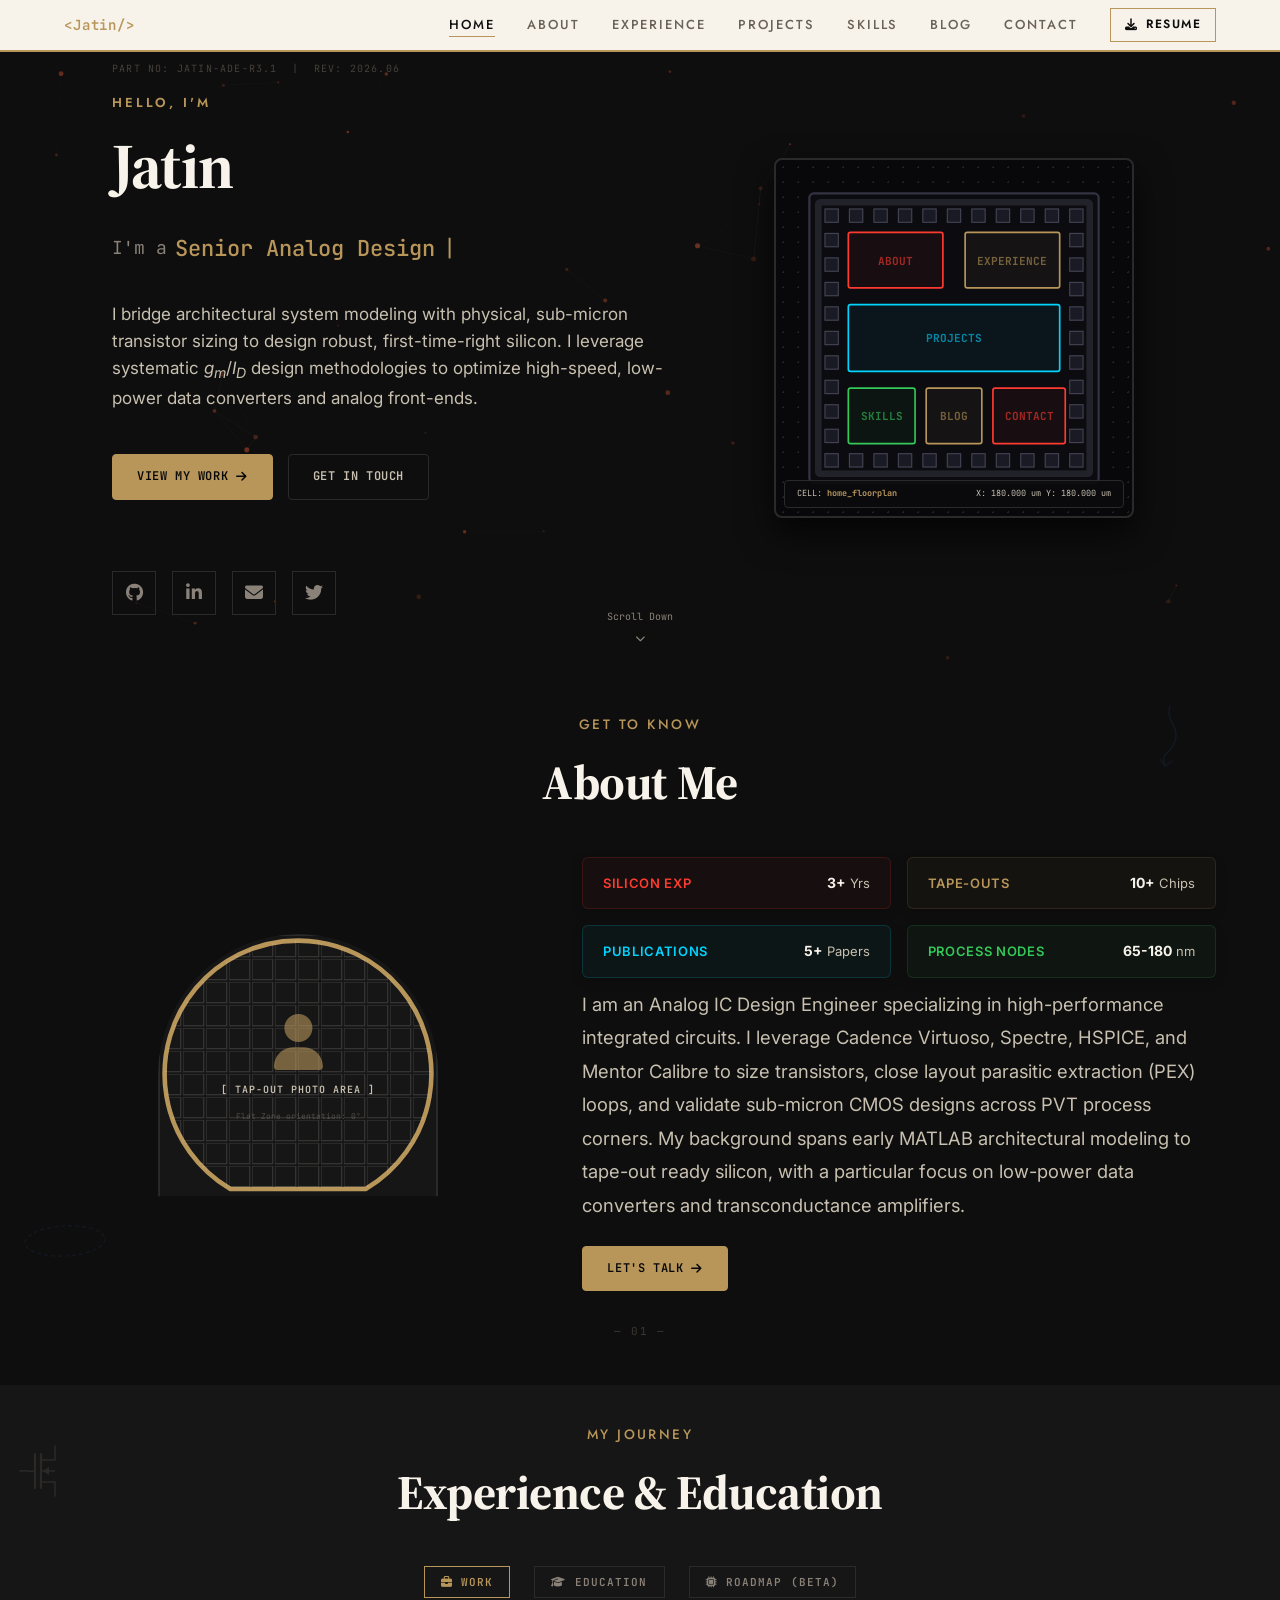
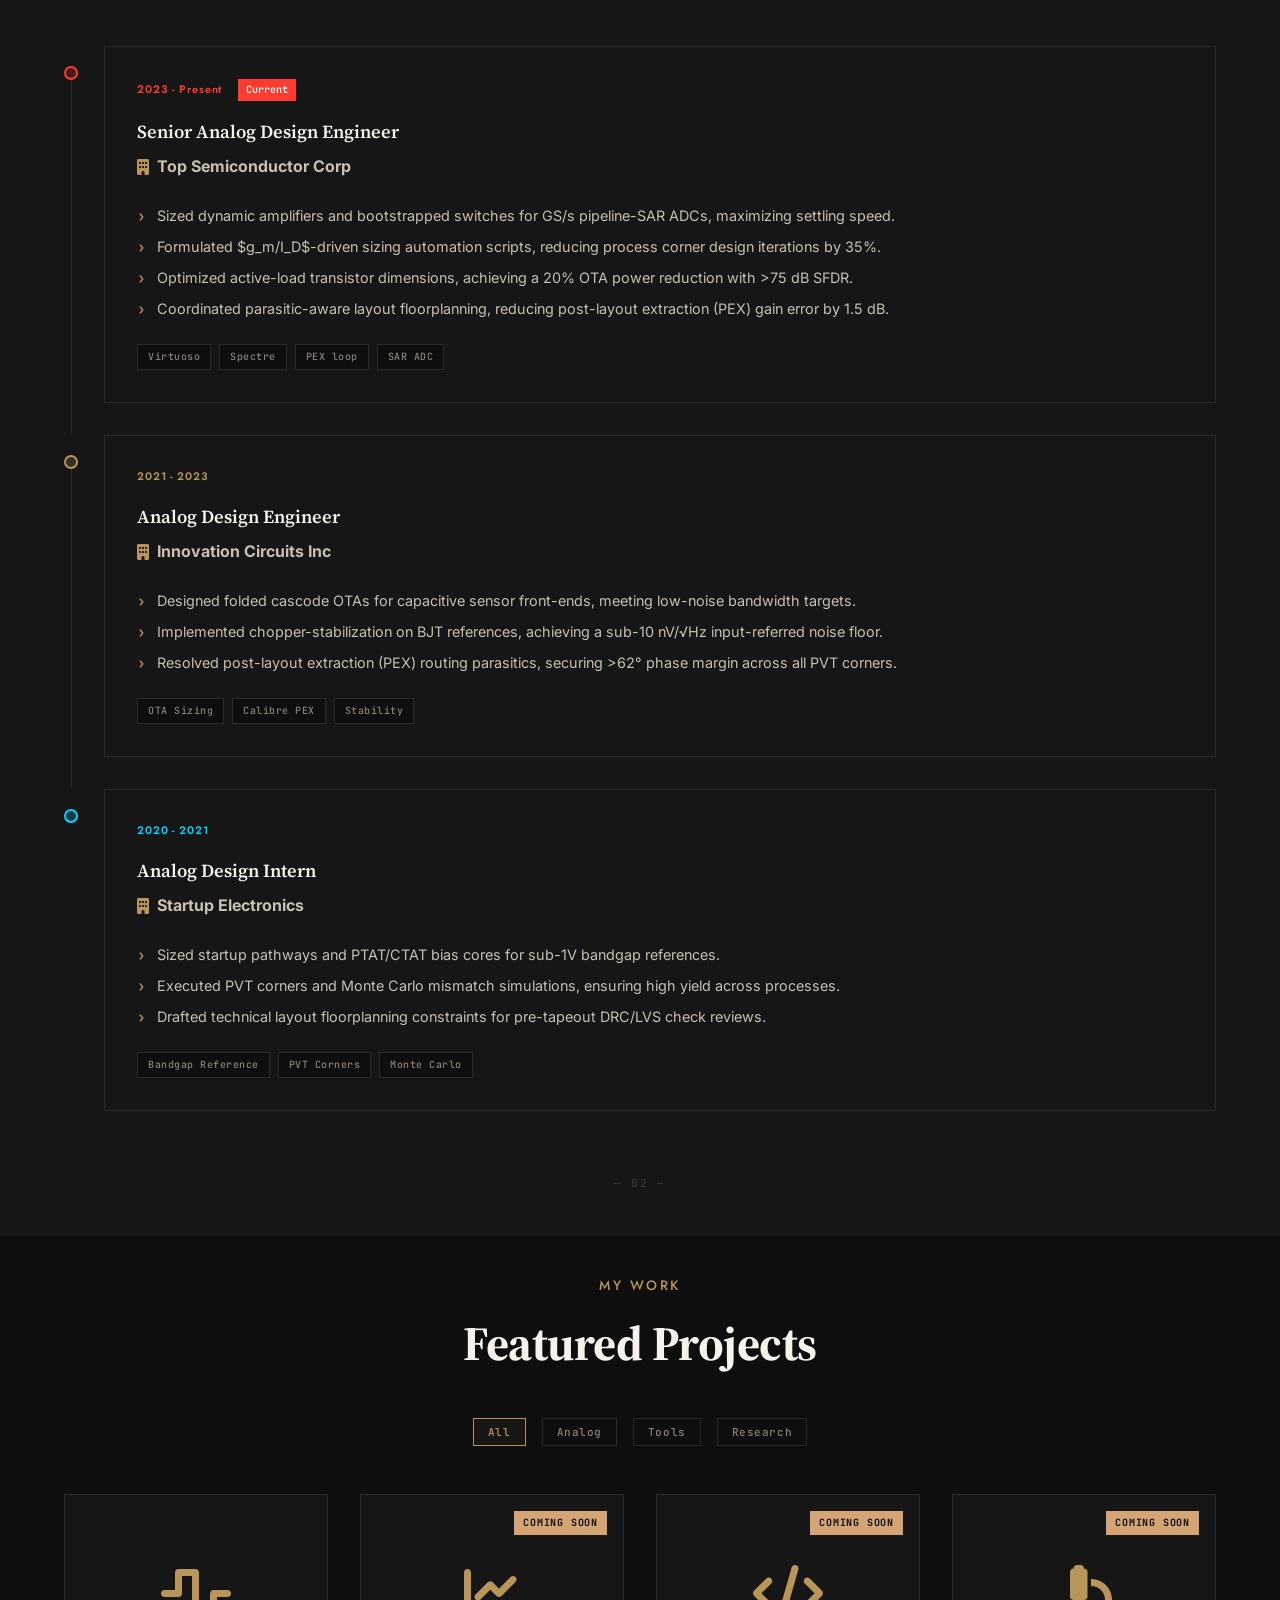
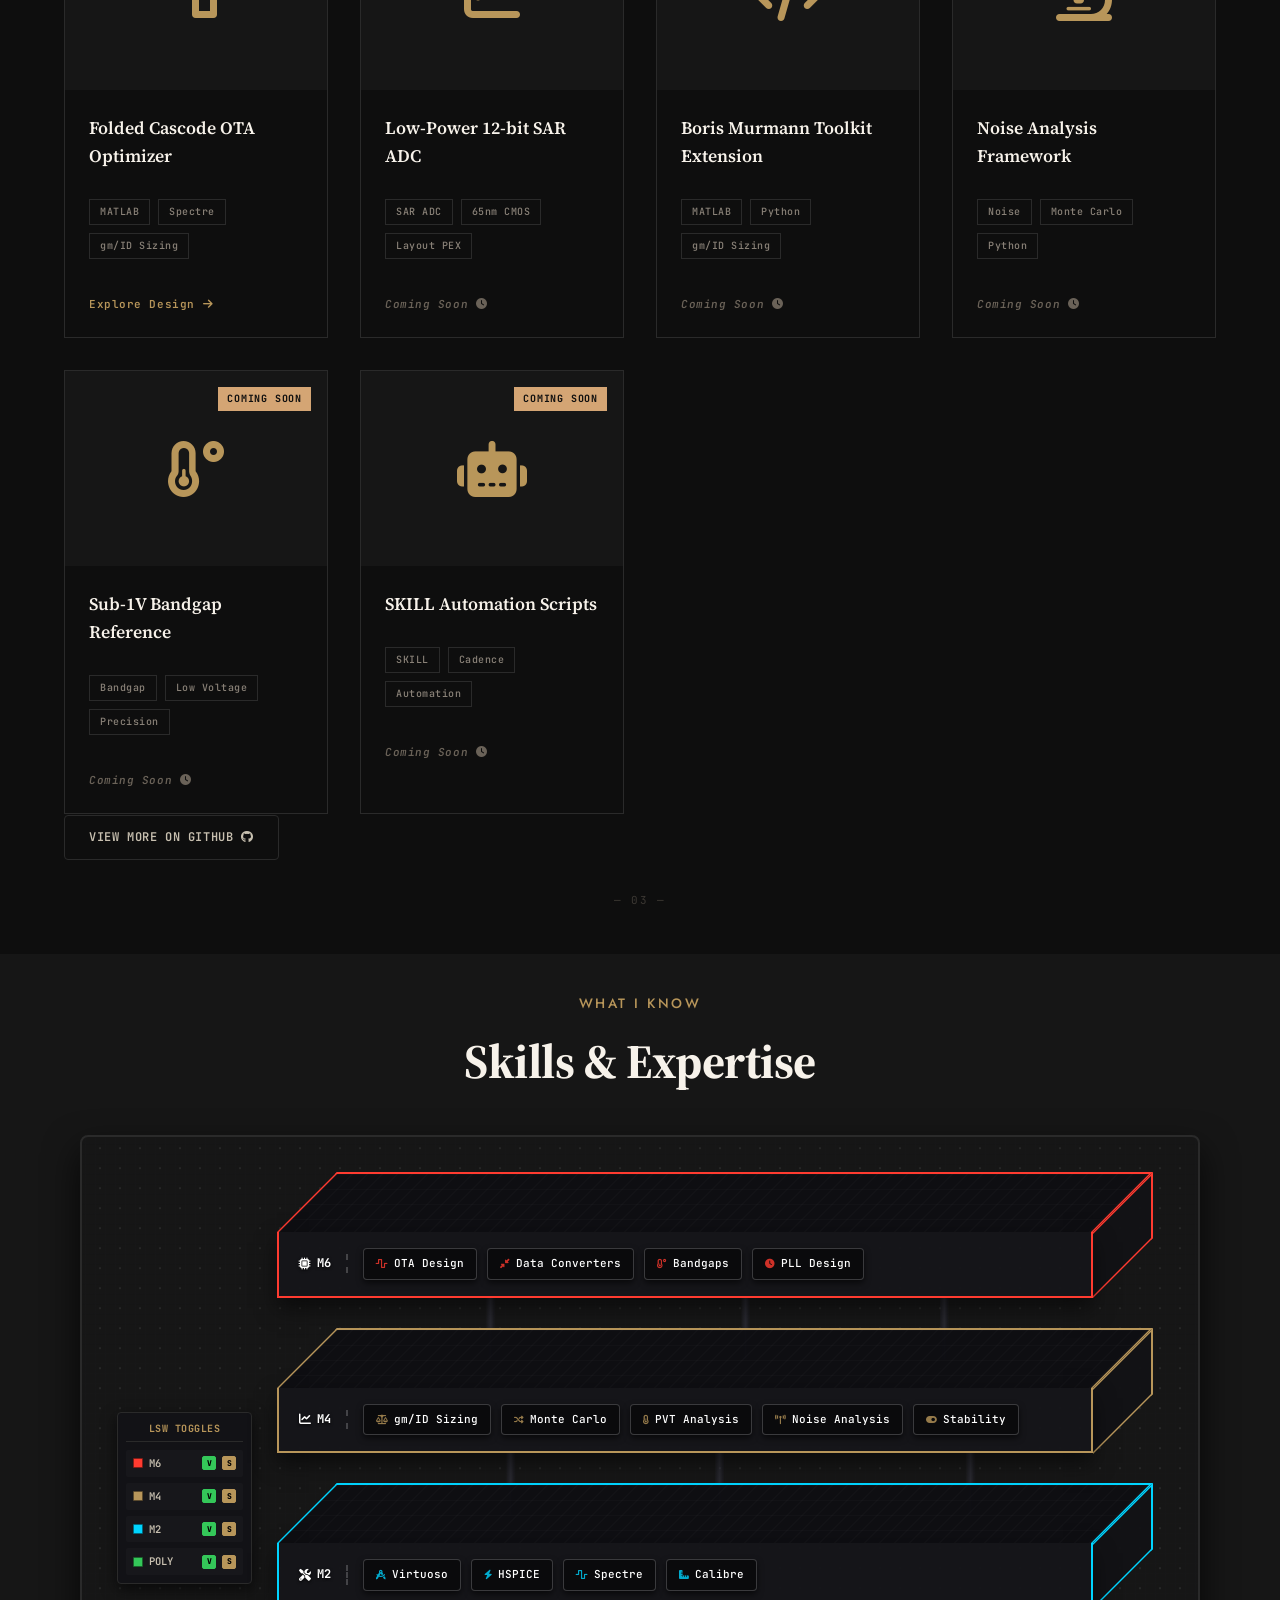
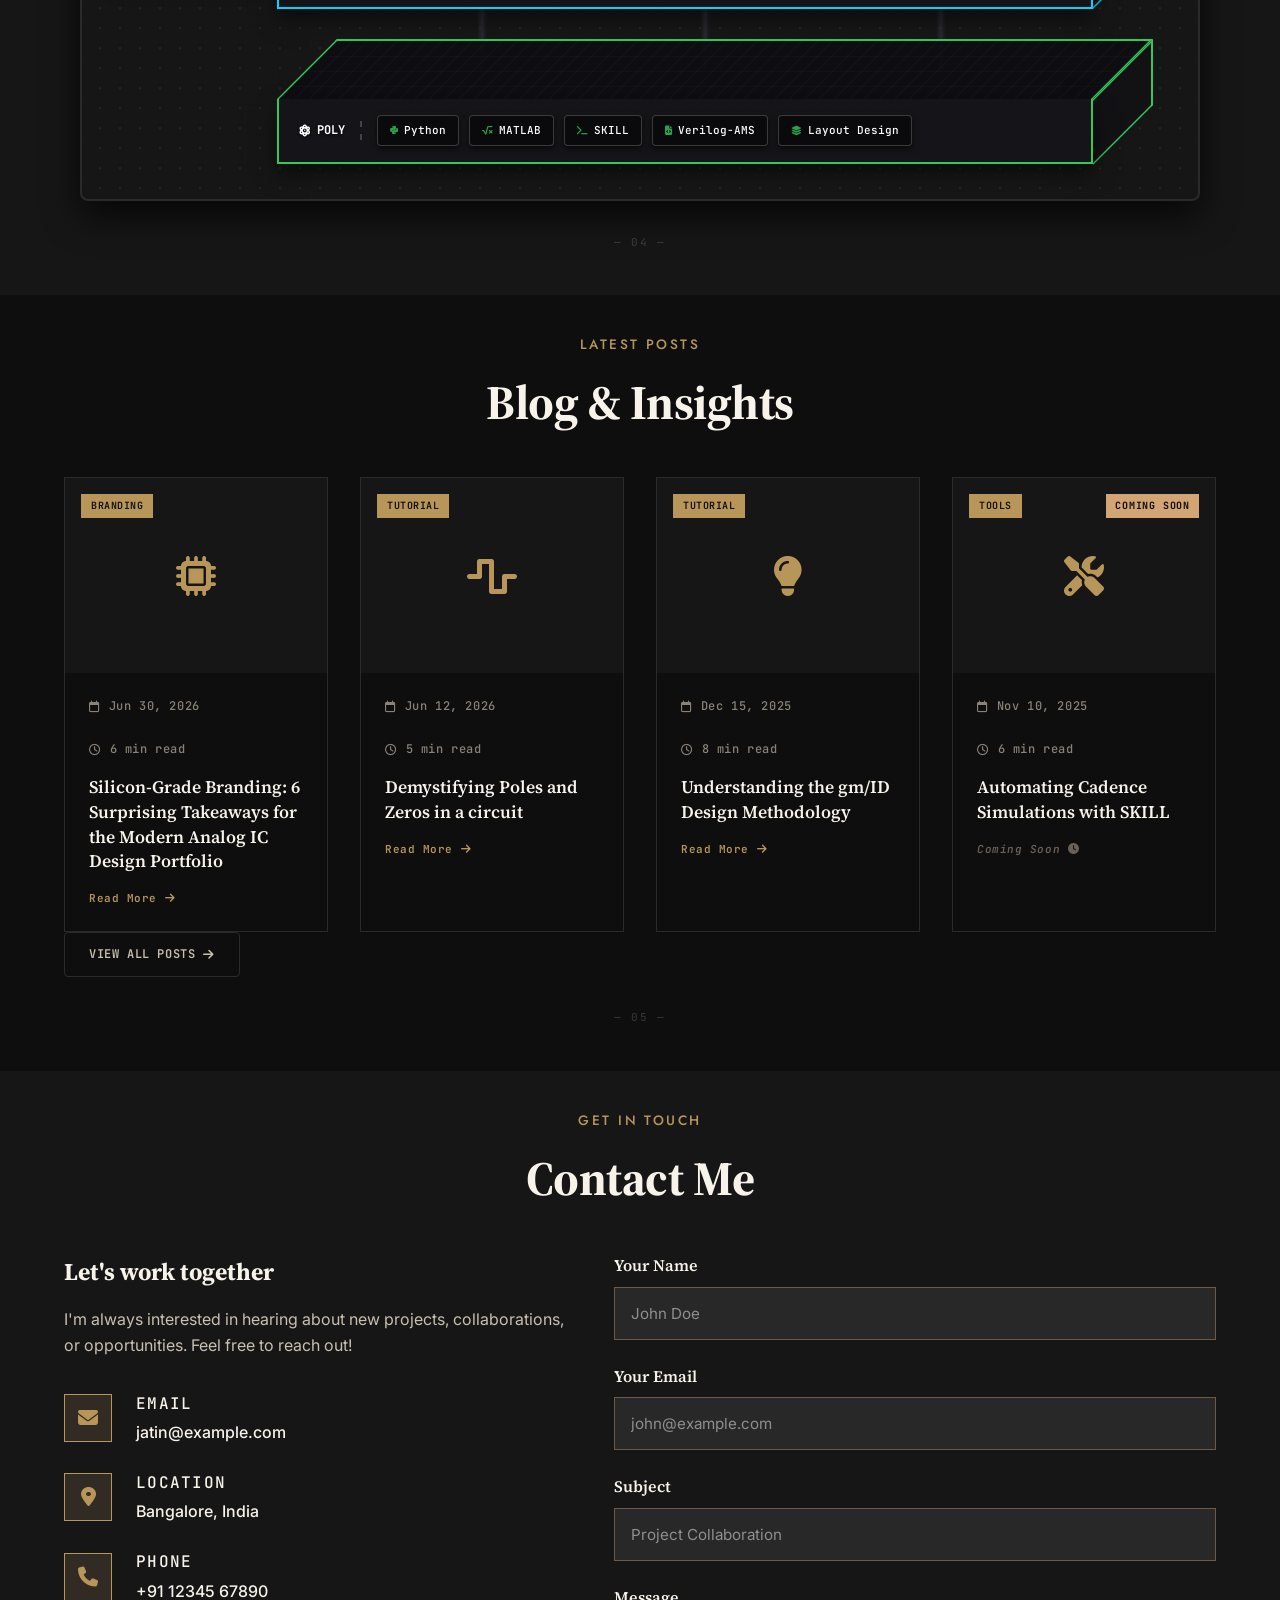
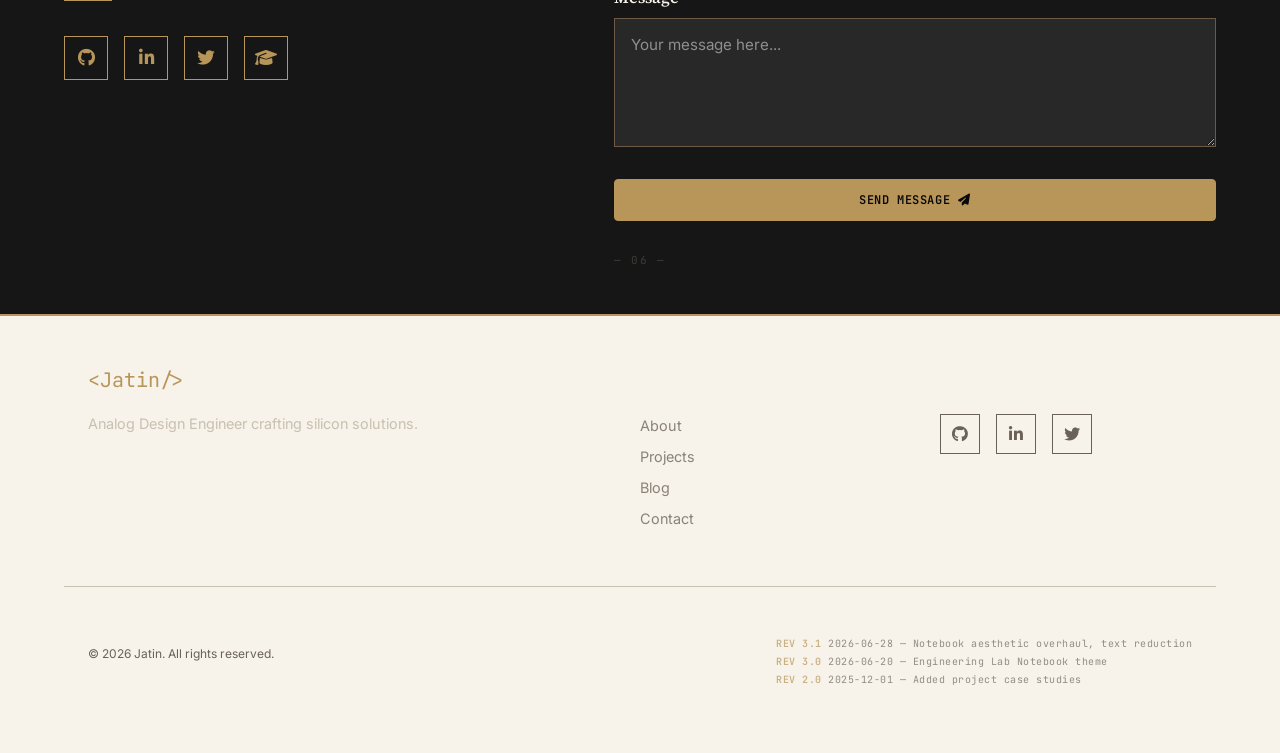
<file: index.html>
<!DOCTYPE html>

<html lang="en">
<!--
    ================================================================================
    GUIDE: HOW TO UPDATE YOUR WEBSITE CONTENT
    ================================================================================
    
    Welcome to your personal portfolio codebase! 
    Here are step-by-step instructions to change or add new content on your homepage:
    
    1. GENERAL DETAILS (Name, Titles, SEO)
       - Search for the tag `<title>` (around line 35) to change the name/title in the browser tab.
       - Search for `<meta name="description"` (around line 25) to change the preview text shown on search engines.
       - Search for `Jatin` and replace it with your own name.
       - Update social profile links (LinkedIn, GitHub, Email) in the Hero section and Footer.
       
    2. HERO BIOGRAPHY
       - Search for `class="hero-intro"` (around line 890).
       - You can edit your professional summary, tags, and "View My Work" buttons here.
       
    3. ADDING A NEW WORK EXPERIENCE
       - Scroll down to the `id="experience"` section (around line 1147).
       - Locate the list of timeline items under the `id="work"` container.
       - Copy an existing `<div class="timeline-item reveal">` block, paste it where you want the new job to appear,
         and change the dates, company name, title, and bullet points.
         
    4. ADDING A FEATURED PROJECT
       - Scroll to the `id="projects"` section (around line 1322).
       - Each project has a `<div class="project-card lab-entry reveal" data-category="...">` block.
       - Copy a card block, paste it under the projects grid, and edit the Title, Tags, and link href target.
       - Use process-matching categories for `data-category`: "analog", "tools", or "research".
       
    5. UPDATING SKILLS & EXPERTISE
       - Scroll to the `id="skills"` section (around line 1471).
       - To edit layout layers or transistor-level structures, you can modify the SVG layers inside the workbench container.
       - To add or modify skill tags, look for `<span class="tech-tag">` tags and adjust names.
       
    6. ADDING A NEW BLOG POST
       - Scroll to the `id="blog"` section (around line 1619).
       - Copy one of the `<article class="blog-card lab-entry reveal">` blocks.
       - Paste it at the top of the blog grid, change the date, category badge, title, short description excerpt,
         and the path of the link (`href="blog/my-new-post.html"`).
         
    * TIP: Always backup your files or use Git (`git status`, `git add`, `git commit`) so you can undo changes if anything breaks.
-->
<head>
<meta charset="utf-8"/>
<meta content="width=device-width, initial-scale=1.0" name="viewport"/>
<!-- CHANGE: Update the description below for SEO (Search Engine Optimization) -->
<meta content="Jatin - Analog Circuit Design Engineer | Portfolio showcasing expertise in VLSI, OTA design, and integrated circuit development" name="description"/>
<meta content="Analog Design, VLSI, Circuit Design, OTA, Cadence, MATLAB, Engineer" name="keywords"/>
<meta content="Jatin" name="author"/> <!-- CHANGE: Your Name -->
<!-- Open Graph / Social Preview -->
<meta property="og:title" content="Jatin | Senior Analog Design Engineer">
<meta property="og:description" content="Portfolio: gm/ID-driven analog IC design, data converters, and transconductance amplifiers.">
<meta property="og:type" content="website">
<meta property="og:url" content="https://jatin-analog-git.github.io">
<meta name="twitter:card" content="summary_large_image">
<!-- CHANGE: Browser Tab Title -->
<title>Jatin | Analog Design Engineer</title>
<link href="https://fonts.googleapis.com" rel="preconnect"/>
<link crossorigin="" href="https://fonts.gstatic.com" rel="preconnect"/>
<link href="https://fonts.googleapis.com/css2?family=Source+Serif+4:ital,opsz,wght@0,8..60,300..700;1,8..60,300..700&amp;family=Inter:wght@300;400;500;600;700;800&amp;family=JetBrains+Mono:wght@400;500;600&amp;family=EB+Garamond:ital,wght@0,400..700;1,400..700&amp;family=Jost:wght@300;400;500;600;700&amp;family=Caveat:wght@400;700&amp;display=swap" rel="stylesheet"/>
<link href="css/styles-notebook.css" rel="stylesheet"/>
<link href="https://cdnjs.cloudflare.com/ajax/libs/font-awesome/6.4.0/css/all.min.css" rel="stylesheet"/>
    <!-- 2.5D Semiconductor Stack Styles -->
    <style>
        :root {
            /* Layer Color Definitions (Cadence Virtuoso Palette) */
            --color-m6:    #ff3b30; /* Metal 6 (Red) */
            --color-m4:    #b8965a; /* Metal 4 (Gold/Amber) */
            --color-m2:    #00d4ff; /* Metal 2 (Cyan) */
            --color-poly:  #34c759; /* Poly / Active (Green) */
        }

        /* ── 2.5D PROCESS STACK VIEWPORT ── */
        .viewport-screen {
            background: var(--paper-2);
            border: 2px solid var(--line);
            border-radius: 8px;
            padding: 95px 35px 35px;
            box-sizing: border-box;
            position: relative;
            box-shadow: 0 15px 35px rgba(0,0,0,0.7);
            overflow: hidden;
            width: 100%;
        }

        /* Silicon Substrate grid pattern */
        .viewport-screen::before {
            content: '';
            position: absolute;
            inset: 0;
            background-image: 
                radial-gradient(var(--line) 1px, transparent 1px),
                linear-gradient(to right, rgba(38,38,48,0.1) 1px, transparent 1px),
                linear-gradient(to bottom, rgba(38,38,48,0.1) 1px, transparent 1px);
            background-size: 20px 20px, 10px 10px, 10px 10px;
            background-position: center;
            pointer-events: none;
            z-index: 0;
            opacity: 0.85;
        }

        /* Workbench Layout Wrapper (Sidebar + Stack) */
        .workbench-layout {
            display: flex;
            gap: 25px;
            width: 100%;
            position: relative;
            z-index: 2;
            align-items: center; /* Center LSW panel vertically next to stack */
        }

        @media (max-width: 768px) {
            .workbench-layout {
                flex-direction: column;
                gap: 20px;
                align-items: stretch;
            }

            .lsw-panel {
                width: 100% !important;
                max-width: 280px;
                align-self: center;
                margin-bottom: 10px;
            }

            .viewport-screen {
                padding: 25px 15px 15px !important;
            }

            .process-stack {
                gap: 20px !important;
            }

            .block-3d-adaptive {
                width: 100% !important;
            }

            .face-top,
            .face-side {
                display: none !important;
            }

            .face-front {
                border-top: 2px solid var(--layer-color) !important;
                padding: 12px 15px !important;
            }
        }

        /* ── CADENCE LSW SIDEBAR PANEL ── */
        .lsw-panel {
            width: 135px;
            background: #121216;
            border: 1.5px solid var(--line);
            border-radius: 4px;
            padding: 8px;
            box-sizing: border-box;
            font-family: var(--font-mono);
            font-size: 11px;
            flex-shrink: 0;
            box-shadow: 0 5px 15px rgba(0, 0, 0, 0.6);
            align-self: center; /* Center vertically relative to stack */
        }

        .lsw-header {
            color: var(--accent);
            font-weight: 700;
            text-transform: uppercase;
            font-size: 10px;
            border-bottom: 1.5px solid var(--line);
            padding-bottom: 4px;
            margin-bottom: 8px;
            letter-spacing: 0.05em;
            text-align: center;
        }

        .lsw-layer-list {
            display: flex;
            flex-direction: column;
            gap: 6px;
        }

        .lsw-row {
            display: flex;
            align-items: center;
            gap: 6px;
            background: rgba(255,255,255,0.02);
            padding: 4px 6px;
            border-radius: 2px;
            border: 1px solid transparent;
            transition: all 0.1s ease;
        }

        .lsw-row:hover {
            background: rgba(255,255,255,0.05);
            border-color: rgba(255, 255, 255, 0.05);
        }

        .lsw-color-box {
            width: 10px;
            height: 10px;
            flex-shrink: 0;
            border-radius: 1px;
            border: 1px solid rgba(0,0,0,0.5);
        }

        .lsw-layer-name {
            color: var(--ink-soft);
            font-size: 10.5px;
            font-weight: 600;
            flex-grow: 1;
        }

        /* LSW Toggle buttons (V & S) */
        .lsw-toggle {
            width: 14px;
            height: 14px;
            display: flex;
            align-items: center;
            justify-content: center;
            font-size: 8px;
            font-weight: 800;
            border-radius: 2px;
            cursor: pointer;
            user-select: none;
            border: 1px solid rgba(255, 255, 255, 0.15);
            color: var(--ink-dim);
            background: #1c1c22;
            transition: all 0.1s ease;
        }

        /* Active highlight styling matching Cadence */
        .lsw-toggle.visible.active {
            background: #34c759;
            color: #000;
            border-color: #34c759;
        }

        .lsw-toggle.selectable.active {
            background: var(--accent);
            color: #000;
            border-color: var(--accent);
        }

        .lsw-toggle:hover {
            filter: brightness(1.2);
        }

        /* Wrapper for stack and routing elements */
        .stack-wrapper {
            position: relative;
            flex-grow: 1;
        }

        /* ── 2.5D PROCESS STACK CONTAINER ── */
        .process-stack {
            display: flex;
            flex-direction: column;
            gap: 90px;
            position: relative;
            z-index: 2;
            width: 100%;
        }

        /* ── 2.5D ADAPTIVE BLOCKS (SLABS) ── */
        .block-3d-adaptive {
            position: relative;
            width: calc(100% - 70px);
            transition: opacity 0.25s ease;
        }

        /* Face Color assignments */
        .block-3d-adaptive.layer-m6 { --layer-color: var(--color-m6); }
        .block-3d-adaptive.layer-m4 { --layer-color: var(--color-m4); }
        .block-3d-adaptive.layer-m2 { --layer-color: var(--color-m2); }
        .block-3d-adaptive.layer-poly { --layer-color: var(--color-poly); }

        /* FRONT FACE (Flat/Parallel to X-Axis, height adapts automatically) */
        .face-front {
            position: relative;
            width: 100%;
            height: auto; /* Adaptive Height based on wrapping child content */
            background: rgba(22, 22, 26, 0.95);
            border: 2px solid var(--layer-color);
            border-top: none;
            padding: 16px 20px;
            box-shadow: 0 10px 20px rgba(0,0,0,0.5);
            display: flex;
            align-items: center;
            box-sizing: border-box;
            z-index: 3; /* Foreground mask */
        }

        /* Layer label tag */
        .front-layer-tag {
            font-family: var(--font-mono);
            font-size: 12px;
            font-weight: 700;
            color: #ffffff;
            border-right: 2px dashed rgba(255, 255, 255, 0.2);
            padding-right: 15px;
            margin-right: 15px;
            text-shadow: 0 1px 3px rgba(0,0,0,0.9);
            flex-shrink: 0;
            display: flex;
            align-items: center;
            gap: 6px;
        }

        /* TOP FACE (Tilted back/Parallel to Z-depth axis going deep into paper) */
        .face-top {
            position: absolute;
            bottom: 100%;
            left: 0;
            width: 100%;
            height: 60px; /* Stretched depth going inside the paper */
            background: rgba(14, 14, 18, 0.96);
            border: 2px solid var(--layer-color);
            border-bottom: none;
            transform: skewX(-45deg);
            transform-origin: bottom left;
            box-sizing: border-box;
            z-index: 1;
        }

        .face-top::before {
            content: '';
            position: absolute;
            inset: 0;
            background-image: 
                linear-gradient(to right, rgba(255,255,255,0.03) 1px, transparent 1px),
                linear-gradient(to bottom, rgba(255,255,255,0.02) 1px, transparent 1px);
            background-size: 15px 15px;
            pointer-events: none;
        }

        /* SIDE FACE (Vertical slab thickness on the right side) */
        .face-side {
            position: absolute;
            top: 0;
            left: 100%;
            width: 60px; /* Stretched depth matches Top Face */
            height: 100%; /* Automatically adapts to Front Face height */
            background: rgba(18, 18, 22, 0.95);
            border: 2px solid var(--layer-color);
            border-left: none;
            transform: skewY(-45deg);
            transform-origin: top left;
            box-sizing: border-box;
            z-index: 1;
        }

        /* ── INTERACTIVE DESIGN TERMINALS (BUTTONS ON FRONT FACE) ── */
        .terminals-row {
            display: flex;
            gap: 10px;
            align-items: center;
            flex-wrap: wrap;
        }

        .skill-terminal {
            font-family: var(--font-mono);
            font-size: 11px;
            color: #ffffff;
            font-weight: 500;
            background: rgba(10, 10, 12, 0.95);
            border: 1px solid rgba(255, 255, 255, 0.2);
            padding: 6px 12px;
            border-radius: 4px;
            cursor: pointer;
            transition: all 0.15s ease;
            display: inline-flex;
            align-items: center;
            gap: 6px;
            user-select: none;
            box-shadow: 0 3px 6px rgba(0,0,0,0.6);
        }

        .skill-terminal i {
            font-size: 9.5px;
            opacity: 0.8;
            color: var(--layer-color);
        }

        .skill-terminal:hover {
            color: var(--paper) !important;
            background: var(--layer-color) !important;
            border-color: var(--layer-color) !important;
            transform: translateY(-2px);
            box-shadow: 0 5px 12px rgba(0, 0, 0, 0.8);
        }

        /* Active trace highlights */
        .skill-terminal.active {
            border-color: #ffffff !important;
            background: var(--layer-color) !important;
            color: var(--paper) !important;
            font-weight: 600;
            box-shadow: 0 0 15px var(--layer-color);
        }

        .skill-terminal.highlighted {
            border-color: #ffffff;
            background: rgba(255, 255, 255, 0.18);
            color: #ffffff;
        }

        .skill-terminal.non-selectable {
            pointer-events: none !important;
            opacity: 0.3;
        }

        /* ── DYNAMIC 2D OVERLAY SVG FOR ROUTING ── */
        .process-routing-svg {
            position: absolute;
            inset: 0;
            width: 100%;
            height: 100%;
            pointer-events: none;
            z-index: 2; /* Sits behind front faces (z-index: 3) but above top faces (z-index: 1) */
        }

        .routing-metal-trace {
            fill: none;
            stroke: var(--accent);
            stroke-width: 2;
            filter: drop-shadow(0 0 4px var(--accent));
            opacity: 0.95;
        }

        /* ── HERO OPTION 1 DIE WORKBENCH STYLES ── */
        .right-column-container {
            display: flex;
            flex-direction: column;
            gap: 15px;
            align-items: center;
            position: relative;
        }

        .graphic-viewport {
            width: 360px;
            height: 360px;
            background: #08080a;
            border: 2px solid var(--line);
            border-radius: 8px;
            position: relative;
            box-shadow: 0 15px 35px rgba(0,0,0,0.7);
            overflow: hidden;
            display: flex;
            align-items: center;
            justify-content: center;
        }

        .graphic-viewport::before {
            content: '';
            position: absolute;
            inset: 0;
            background-image: radial-gradient(var(--line) 1px, transparent 1px);
            background-size: 15px 15px;
            pointer-events: none;
            z-index: 0;
            opacity: 0.8;
        }

        .graphic-stage {
            width: 100%;
            height: 100%;
            position: absolute;
            inset: 0;
            display: block; /* Always visible, no toggle */
            z-index: 1;
        }

        .die-rect {
            fill: #0c0c10;
            stroke: #333344;
            stroke-width: 2;
        }

        .guard-ring {
            fill: none;
            stroke: #22222a;
            stroke-width: 6;
        }

        .pad-cell {
            fill: #1a1a24;
            stroke: #444455;
            stroke-width: 1;
            transition: fill 0.2s ease;
        }

        .pad-cell:hover {
            fill: var(--accent);
        }

        .cad-block {
            cursor: pointer;
            transition: all 0.25s ease;
        }

        .cad-block-rect {
            stroke-width: 1.5;
            transition: all 0.25s ease;
        }

        .cad-block-text {
            font-family: var(--font-mono);
            font-size: 10px;
            font-weight: 700;
            pointer-events: none;
            transition: all 0.25s ease;
        }

        .cad-block.layer-m6 .cad-block-rect { fill: rgba(255, 59, 48, 0.05); stroke: var(--color-m6); }
        .cad-block.layer-m4 .cad-block-rect { fill: rgba(184, 150, 90, 0.05); stroke: var(--color-m4); }
        .cad-block.layer-m2 .cad-block-rect { fill: rgba(0, 212, 255, 0.05); stroke: var(--color-m2); }
        .cad-block.layer-poly .cad-block-rect { fill: rgba(52, 199, 89, 0.05); stroke: var(--color-poly); }

        .cad-block.layer-m6 .cad-block-text { fill: rgba(255, 59, 48, 0.6); }
        .cad-block.layer-m4 .cad-block-text { fill: rgba(184, 150, 90, 0.6); }
        .cad-block.layer-m2 .cad-block-text { fill: rgba(0, 212, 255, 0.6); }
        .cad-block.layer-poly .cad-block-text { fill: rgba(52, 199, 89, 0.6); }

        .cad-block:hover .cad-block-rect {
            fill-opacity: 0.35;
            stroke-width: 2.5;
            filter: drop-shadow(0 0 3px var(--layer-color));
        }

        .cad-block:hover .cad-block-text {
            fill: #ffffff;
            font-weight: bold;
        }

        .microscope-line {
            stroke: rgba(255, 255, 255, 0.15);
            stroke-width: 0.5;
            stroke-dasharray: 2 4;
            display: none;
        }

        .cad-status-bar {
            position: absolute;
            bottom: 8px;
            left: 8px;
            right: 8px;
            background: rgba(10, 10, 14, 0.9);
            border: 1px solid var(--line);
            border-radius: 4px;
            padding: 6px 12px;
            font-family: var(--font-mono);
            font-size: 8.5px;
            color: var(--ink-soft);
            display: flex;
            justify-content: space-between;
            pointer-events: none;
            z-index: 5;
        }

        .status-accent {
            color: var(--accent);
            font-weight: bold;
        }

        /* ── HERO TEXT OVERRIDES FOR EXACT INDENTATION & SPACING ── */
        #home .hero-text {
            display: flex;
            flex-direction: column;
            gap: 12px;
        }

        #home .hero-name {
            font-family: var(--font-serif);
            font-size: 64px;
            font-weight: 700;
            line-height: 1.1;
            margin: 6px 0 15px;
            color: var(--ink);
        }

        #home .hero-title-wrapper {
            display: flex;
            align-items: center;
            gap: 8px;
            font-size: 22px;
            min-height: 40px;
            font-family: var(--font-mono);
            margin-bottom: 20px;
        }

        #home .hero-title-prefix {
            color: var(--ink-dim) !important;
            font-size: 18px;
        }

        #home .hero-title {
            color: var(--accent) !important;
            font-weight: 500;
        }

        #home .hero-description {
            font-size: 17px;
            line-height: 1.6;
            color: var(--ink-soft);
            margin-bottom: 30px;
            max-width: 600px;
        }

        #home .hero-cta {
            display: flex;
            gap: 15px;
            margin-top: 0;
            margin-bottom: 35px;
        }

        /* ── MOBILE RESPONSIVE: Hero Section ── */
        @media (max-width: 1024px) {
            .hero {
                height: auto !important;
                min-height: 100vh !important;
                max-height: none !important;
                overflow: visible !important;
                padding-top: 100px !important;
                padding-bottom: 50px !important;
            }

            #home .hero-content,
            #home .hero-wrapper {
                flex-direction: column !important;
                grid-template-columns: 1fr !important;
                text-align: center;
                align-items: center;
            }

            .right-column-container {
                width: 100%;
                align-items: center;
            }

            .graphic-viewport {
                width: min(320px, 90vw);
                height: min(320px, 90vw);
            }
        }

        @media (max-width: 768px) {
            #home .hero-name {
                font-size: 48px !important;
            }

            #home .hero-title-wrapper {
                font-size: 18px !important;
                justify-content: center;
            }

            #home .hero-description {
                font-size: 15px !important;
                text-align: center;
            }

            #home .hero-cta {
                flex-direction: column;
                align-items: center;
                width: 100%;
            }

            #home .hero-cta .btn {
                width: 100%;
                max-width: 280px;
                justify-content: center;
            }

            .graphic-viewport {
                width: min(300px, 88vw);
                height: min(300px, 88vw);
            }

            #home .hero-social {
                justify-content: center;
            }
        }

        @media (max-width: 480px) {
            #home .hero-name {
                font-size: 38px !important;
            }

            #home .hero-greeting {
                font-size: 13px !important;
            }

            .graphic-viewport {
                width: min(270px, 86vw);
                height: min(270px, 86vw);
            }

            .cad-status-bar {
                font-size: 7px;
                padding: 4px 8px;
            }
        }



        /* ── ABOUT ME WAFER PHOTO AREA OVERRIDES ── */
        .about-content {
            display: grid;
            grid-template-columns: 0.85fr 1.15fr;
            gap: 50px;
            align-items: center; /* Center columns vertically */
        }

        @media (max-width: 850px) {
            .about-content {
                grid-template-columns: 1fr;
                gap: 40px;
            }
        }

        .about-image-wrapper {
            position: relative;
            width: 280px;
            height: 280px;
            background: transparent !important;
            border: none !important;
            display: flex;
            align-items: center;
            justify-content: center;
            overflow: hidden;
            box-shadow: none !important;
            /* Mathematically clip the bottom 18px of the circle to create the wafer's flat zone */
            clip-path: inset(0 0 18px 0 round 50% 50% 0 0);
        }

        /* Grid Background Pattern override */
        .about-image-wrapper::before {
            content: '';
            position: absolute;
            inset: 0;
            background-image: radial-gradient(var(--line) 1px, transparent 1px);
            background-size: 15px 15px;
            z-index: 0;
            clip-path: inset(0 0 18px 0 round 50% 50% 0 0);
        }

        /* ── METRIC GRID & 3D CARDS ── */
        .metric-grid {
            display: grid;
            grid-template-columns: repeat(2, 1fr);
            gap: 16px;
            width: 100%;
            margin-bottom: 10px;
        }

        @media (max-width: 580px) {
            .metric-grid {
                grid-template-columns: 1fr;
            }
        }

        .metric-card {
            display: flex;
            flex-direction: row;
            justify-content: space-between;
            align-items: center;
            border-radius: 6px;
            padding: 14px 20px;
            transition: all 0.25s cubic-bezier(0.165, 0.84, 0.44, 1);
            box-shadow: 0 4px 12px rgba(0, 0, 0, 0.15);
        }

        .metric-card:hover {
            transform: translateY(-2px);
        }

        /* Metal Color Specific Cards */
        .metric-card.card-m6 {
            background: rgba(255, 59, 48, 0.04);
            border: 1.5px solid rgba(255, 59, 48, 0.15);
        }
        .metric-card.card-m6:hover {
            background: rgba(255, 59, 48, 0.08);
            border-color: rgba(255, 59, 48, 0.55);
            box-shadow: 0 8px 24px rgba(255, 59, 48, 0.12);
        }

        .metric-card.card-m4 {
            background: rgba(184, 150, 90, 0.04);
            border: 1.5px solid rgba(184, 150, 90, 0.15);
        }
        .metric-card.card-m4:hover {
            background: rgba(184, 150, 90, 0.08);
            border-color: rgba(184, 150, 90, 0.55);
            box-shadow: 0 8px 24px rgba(184, 150, 90, 0.12);
        }

        .metric-card.card-m2 {
            background: rgba(0, 212, 255, 0.04);
            border: 1.5px solid rgba(0, 212, 255, 0.15);
        }
        .metric-card.card-m2:hover {
            background: rgba(0, 212, 255, 0.08);
            border-color: rgba(0, 212, 255, 0.55);
            box-shadow: 0 8px 24px rgba(0, 212, 255, 0.12);
        }

        .metric-card.card-poly {
            background: rgba(52, 199, 89, 0.04);
            border: 1.5px solid rgba(52, 199, 89, 0.15);
        }
        .metric-card.card-poly:hover {
            background: rgba(52, 199, 89, 0.08);
            border-color: rgba(52, 199, 89, 0.55);
            box-shadow: 0 8px 24px rgba(52, 199, 89, 0.12);
        }

        /* Color-coded timeline markers & dates to break monotony in the Experience/Education section */
        #work .timeline-item:nth-child(1) .timeline-marker {
            background: rgba(255, 59, 48, 0.2) !important;
            border-color: #ff3b30 !important;
        }
        #work .timeline-item:nth-child(1) .timeline-date {
            color: #ff3b30 !important;
        }
        #work .timeline-item:nth-child(1) .timeline-badge {
            background: #ff3b30 !important;
            color: #ffffff !important;
        }

        #work .timeline-item:nth-child(2) .timeline-marker {
            background: rgba(184, 150, 90, 0.2) !important;
            border-color: #b8965a !important;
        }
        #work .timeline-item:nth-child(2) .timeline-date {
            color: #b8965a !important;
        }

        #work .timeline-item:nth-child(3) .timeline-marker {
            background: rgba(0, 212, 255, 0.2) !important;
            border-color: #00d4ff !important;
        }
        #work .timeline-item:nth-child(3) .timeline-date {
            color: #00d4ff !important;
        }

        #education .timeline-item:nth-child(1) .timeline-marker {
            background: rgba(52, 199, 89, 0.2) !important;
            border-color: #34c759 !important;
        }
        #education .timeline-item:nth-child(1) .timeline-date {
            color: #34c759 !important;
        }

        #education .timeline-item:nth-child(2) .timeline-marker {
            background: rgba(0, 212, 255, 0.2) !important;
            border-color: #00d4ff !important;
        }
        #education .timeline-item:nth-child(2) .timeline-date {
            color: #00d4ff !important;
        }
    </style>
</head>
<body>
<a href="#about" class="skip-link">Skip to content</a>
<div id="reading-progress"></div>
<!-- =======================================================================
         NAVIGATION BAR
         ======================================================================= -->
<nav class="navbar" id="navbar">
<div class="nav-container">
<!-- CHANGE: Logo Text -->
<a class="nav-logo" href="#home">
<span class="logo-text">&lt;Jatin/&gt;</span>
</a>
<div class="nav-menu" id="nav-menu">
<!-- Navigation Links -->
<a class="nav-link active" href="#home">Home</a>
<a class="nav-link" href="#about">About</a>
<a class="nav-link" href="#experience">Experience</a>
<a class="nav-link" href="#projects">Projects</a>
<a class="nav-link" href="#skills">Skills</a>
<a class="nav-link" href="#blog">Blog</a>
<a class="nav-link" href="#contact">Contact</a>
<!-- Dark Mode Toggle -->
<button aria-label="Toggle dark mode" class="theme-toggle-btn" id="theme-toggle">
<i class="fas fa-moon"></i>
</button>
<!-- CHANGE: Resume Link. Ensure 'resume.pdf' is in the same folder -->
<a class="nav-btn" download="" href="resume.pdf">
<i class="fas fa-download"></i> Resume
                </a>
</div>
<!-- Mobile Menu Icon (Don't touch this) -->
<div class="hamburger" id="hamburger">
<span class="bar"></span>
<span class="bar"></span>
<span class="bar"></span>
</div>
</div>
</nav>
<!-- =======================================================================
         HERO SECTION (Top of the page)
         ======================================================================= -->
<section class="hero" id="home">
<div class="hero-bg">
<div class="hero-gradient"></div>
<canvas id="hero-canvas" style="position: absolute; top: 0; left: 0; width: 100%; height: 100%; z-index: 0; pointer-events: none;"></canvas>
</div>
<div class="hero-content">
<div class="hero-text">
<span class="hero-part-number">PART NO: JATIN-ADE-R3.1 &nbsp;|&nbsp; REV: 2026.06</span>
<span class="hero-greeting">Hello, I'm</span>
<!-- CHANGE: Your Name (Large Headings) -->
<h1 class="hero-name">Jatin</h1>
<div class="hero-title-wrapper">
<span class="hero-title-prefix">I'm a</span>
<!-- NOTE: The typing text is likely controlled in script.js. Check that file to change the rotating titles! -->
<span class="hero-title" id="typed-text"></span>
<span class="cursor">|</span>
</div>
<!-- CHANGE: Short Bio (Minimalist value proposition) -->
<p class="hero-description">
                    I bridge architectural system modeling with physical, sub-micron transistor sizing to design robust, first-time-right silicon. I leverage systematic <i>g<sub>m</sub></i>/<i>I<sub>D</sub></i> design methodologies to optimize high-speed, low-power data converters and analog front-ends.
                </p>

<div class="hero-cta">
<a class="btn btn-primary" href="#projects">
<span>View My Work</span>
<i class="fas fa-arrow-right"></i>
</a>
<a class="btn btn-secondary" href="#contact">
<span>Get In Touch</span>
</a>
</div>
<!-- CHANGE: Social Links 
                     Make sure to update the 'href' with your actual profile URLs. -->
<div class="hero-social">
<a aria-label="GitHub" class="social-link" href="https://github.com/jatin-analog-git" target="_blank">
<i class="fab fa-github"></i>
</a>
<a aria-label="LinkedIn" class="social-link" href="https://linkedin.com/in/jatin" target="_blank">
<i class="fab fa-linkedin-in"></i>
</a>
<a aria-label="Email" class="social-link" href="mailto:jatin@example.com">
<i class="fas fa-envelope"></i>
</a>
<a aria-label="Twitter" class="social-link" href="https://twitter.com/jatin" target="_blank">
<i class="fab fa-twitter"></i>
</a>
</div>
</div>
        <div class="right-column-container">
            <!-- WORKBENCH SCREEN -->
            <div class="graphic-viewport">
                <!-- Status bar overlay -->
                <div class="cad-status-bar">
                    <span>CELL: <span class="status-accent" id="hero-status-cell">home_floorplan</span></span>
                    <span id="hero-status-coords">X: 180.000 um  Y: 180.000 um</span>
                </div>

                <!-- OPTION 1: DIE FLOORPLAN STAGE -->
                <svg class="graphic-stage" id="hero-die-floorplan-stage" viewBox="0 0 320 320" xmlns="http://www.w3.org/2000/svg">
                    <!-- Outer Die boundaries -->
                    <rect class="die-rect" x="30" y="30" width="260" height="260" rx="4" />
                    <rect class="guard-ring" x="38" y="38" width="244" height="244" rx="2" />
                    
                    <!-- ESD pad array around perimeter (Outer Ring) -->
                    <!-- Top row pads -->
                    <!-- Top row pads -->
                    <rect class="pad-cell" x="44" y="44" width="12" height="12" />
                    <rect class="pad-cell" x="66" y="44" width="12" height="12" />
                    <rect class="pad-cell" x="88" y="44" width="12" height="12" />
                    <rect class="pad-cell" x="110" y="44" width="12" height="12" />
                    <rect class="pad-cell" x="132" y="44" width="12" height="12" />
                    <rect class="pad-cell" x="154" y="44" width="12" height="12" />
                    <rect class="pad-cell" x="176" y="44" width="12" height="12" />
                    <rect class="pad-cell" x="198" y="44" width="12" height="12" />
                    <rect class="pad-cell" x="220" y="44" width="12" height="12" />
                    <rect class="pad-cell" x="242" y="44" width="12" height="12" />
                    <rect class="pad-cell" x="264" y="44" width="12" height="12" />

                    <!-- Bottom row pads -->
                    <rect class="pad-cell" x="44" y="264" width="12" height="12" />
                    <rect class="pad-cell" x="66" y="264" width="12" height="12" />
                    <rect class="pad-cell" x="88" y="264" width="12" height="12" />
                    <rect class="pad-cell" x="110" y="264" width="12" height="12" />
                    <rect class="pad-cell" x="132" y="264" width="12" height="12" />
                    <rect class="pad-cell" x="154" y="264" width="12" height="12" />
                    <rect class="pad-cell" x="176" y="264" width="12" height="12" />
                    <rect class="pad-cell" x="198" y="264" width="12" height="12" />
                    <rect class="pad-cell" x="220" y="264" width="12" height="12" />
                    <rect class="pad-cell" x="242" y="264" width="12" height="12" />
                    <rect class="pad-cell" x="264" y="264" width="12" height="12" />

                    <!-- Left column pads -->
                    <rect class="pad-cell" x="44" y="66" width="12" height="12" />
                    <rect class="pad-cell" x="44" y="88" width="12" height="12" />
                    <rect class="pad-cell" x="44" y="110" width="12" height="12" />
                    <rect class="pad-cell" x="44" y="132" width="12" height="12" />
                    <rect class="pad-cell" x="44" y="154" width="12" height="12" />
                    <rect class="pad-cell" x="44" y="176" width="12" height="12" />
                    <rect class="pad-cell" x="44" y="198" width="12" height="12" />
                    <rect class="pad-cell" x="44" y="220" width="12" height="12" />
                    <rect class="pad-cell" x="44" y="242" width="12" height="12" />

                    <!-- Right column pads -->
                    <rect class="pad-cell" x="264" y="66" width="12" height="12" />
                    <rect class="pad-cell" x="264" y="88" width="12" height="12" />
                    <rect class="pad-cell" x="264" y="110" width="12" height="12" />
                    <rect class="pad-cell" x="264" y="132" width="12" height="12" />
                    <rect class="pad-cell" x="264" y="154" width="12" height="12" />
                    <rect class="pad-cell" x="264" y="176" width="12" height="12" />
                    <rect class="pad-cell" x="264" y="198" width="12" height="12" />
                    <rect class="pad-cell" x="264" y="220" width="12" height="12" />
                    <rect class="pad-cell" x="264" y="242" width="12" height="12" />

                    <!-- Core Layout Block Floorplans -->
                    <!-- ABOUT Block (Top Left) -->
                    <a href="#about" class="cad-block layer-m6" data-label="ABOUT_PAD" data-coords="X: 62.15um Y: 182.4um" style="--layer-color: var(--color-m6);">
                        <rect class="cad-block-rect" x="65" y="65" width="85" height="50" rx="2" />
                        <text class="cad-block-text" x="107" y="94" text-anchor="middle">ABOUT</text>
                    </a>

                    <!-- EXPERIENCE Block (Top Right) -->
                    <a href="#experience" class="cad-block layer-m4" data-label="BGR_BIAS_CORE" data-coords="X: 198.5um Y: 184.2um" style="--layer-color: var(--color-m4);">
                        <rect class="cad-block-rect" x="170" y="65" width="85" height="50" rx="2" />
                        <text class="cad-block-text" x="212" y="94" text-anchor="middle">EXPERIENCE</text>
                    </a>

                    <!-- PROJECTS Block (Center) -->
                    <a href="#projects" class="cad-block layer-m2" data-label="ADC_12B_SAR" data-coords="X: 135.0um Y: 125.0um" style="--layer-color: var(--color-m2);">
                        <rect class="cad-block-rect" x="65" y="130" width="190" height="60" rx="2" />
                        <text class="cad-block-text" x="160" y="164" text-anchor="middle">PROJECTS</text>
                    </a>

                    <!-- SKILLS Block (Bottom Left) -->
                    <a href="#skills" class="cad-block layer-poly" data-label="ANALOG_CORE" data-coords="X: 65.40um Y: 58.20um" style="--layer-color: var(--color-poly);">
                        <rect class="cad-block-rect" x="65" y="205" width="60" height="50" rx="2" />
                        <text class="cad-block-text" x="95" y="234" text-anchor="middle">SKILLS</text>
                    </a>

                    <!-- BLOG Block (Bottom Middle) -->
                    <a href="#blog" class="cad-block layer-m4" data-label="DSP_LOGIC" data-coords="X: 135.2um Y: 56.40um" style="--layer-color: var(--color-m4);">
                        <rect class="cad-block-rect" x="135" y="205" width="50" height="50" rx="2" />
                        <text class="cad-block-text" x="160" y="234" text-anchor="middle">BLOG</text>
                    </a>

                    <!-- CONTACT Block (Bottom Right) -->
                    <a href="#contact" class="cad-block layer-m6" data-label="CONTACT_PAD" data-coords="X: 232.0um Y: 56.40um" style="--layer-color: var(--color-m6);">
                        <rect class="cad-block-rect" x="195" y="205" width="65" height="50" rx="2" />
                        <text class="cad-block-text" x="227.5" y="234" text-anchor="middle">CONTACT</text>
                    </a>

                    <!-- Crosshair measurement lines -->
                    <line class="microscope-line" id="hero-crosshair-x" x1="0" y1="160" x2="320" y2="160" />
                    <line class="microscope-line" id="hero-crosshair-y" x1="160" y1="0" x2="160" y2="320" />
                </svg>
            </div>
        </div>
</div>
<a class="scroll-indicator" href="#about">
<span>Scroll Down</span>
<i class="fas fa-chevron-down"></i>
</a>
</section>
<!-- =======================================================================
         ABOUT SECTION
         ======================================================================= -->
<section class="section about" id="about">
<div class="container" style="position: relative;">
<!-- Hand-drawn doodle: curly arrow pointing down -->
<svg class="doodle doodle-ink" fill="none" height="80" style="top: -10px; right: 40px;" viewbox="0 0 60 80" width="60" xmlns="http://www.w3.org/2000/svg">
<path d="M30 5 C25 20, 40 25, 35 40 C30 55, 20 50, 25 65" fill="none" stroke="currentColor" stroke-linecap="round" stroke-width="1.5"></path>
<path d="M20 58 L25 65 L32 60" fill="none" stroke="currentColor" stroke-linecap="round" stroke-width="1.5"></path>
</svg>
<!-- Hand-drawn doodle: rough circle annotation -->
<svg class="doodle doodle-ink" fill="none" height="40" style="bottom: 30px; left: -20px;" viewbox="0 0 90 40" width="90" xmlns="http://www.w3.org/2000/svg">
<ellipse cx="45" cy="20" fill="none" rx="40" ry="15" stroke="currentColor" stroke-dasharray="4 3" stroke-width="1.2" transform="rotate(-3 45 20)"></ellipse>
</svg>
<div class="section-header reveal">
<span class="section-subtitle">Get To Know</span>
<h2 class="section-title">About Me</h2>
</div>
<div class="about-content">
<div class="about-image">
                    <div class="about-image-wrapper">
                        <div class="about-avatar">
                            <!-- Wafer SVG base containing gold flat-zone outline and grid patterns -->
                            <svg fill="none" height="100%" width="100%" viewBox="0 0 240 240" xmlns="http://www.w3.org/2000/svg" style="position: absolute; inset: 0; z-index: 0;">
                                <defs>
                                    <pattern id="wafer-grid-index" width="20" height="20" patternUnits="userSpaceOnUse">
                                        <rect width="18" height="18" fill="none" stroke="var(--ink)" stroke-width="1" />
                                    </pattern>
                                    <clipPath id="wafer-clip-index">
                                        <path d="M 61.2 220 A 116 116 0 1 1 178.8 220 L 61.2 220 Z" />
                                    </clipPath>
                                </defs>
                                
                                <!-- Opaque wafer background with gold perimeter ring and flat zone -->
                                <path d="M 61.2 220 A 116 116 0 1 1 178.8 220 L 61.2 220 Z" fill="var(--paper-2)" stroke="var(--accent)" stroke-width="4" />
                                
                                <!-- Clipped silicon die grid pattern -->
                                <rect width="240" height="240" fill="url(#wafer-grid-index)" clip-path="url(#wafer-clip-index)" opacity="0.15" />
                            </svg>

                            <!-- Profile avatar placeholder silhouette -->
                            <div style="z-index: 1; text-align: center; display: flex; flex-direction: column; align-items: center; justify-content: center; gap: 12px; color: var(--ink-dim); padding-bottom: 12px;">
                                <i class="fas fa-user" style="font-size: 56px; opacity: 0.6; color: var(--accent);"></i>
                                <span style="font-family: var(--font-mono); font-size: 10px; font-weight: 600; text-transform: uppercase; letter-spacing: 0.1em; color: var(--ink-soft);">[ Tap-Out Photo Area ]</span>
                                <span style="font-family: var(--font-mono); font-size: 8px; opacity: 0.5;">Flat Zone orientation: 0°</span>
                            </div>
                        </div>
                    </div>
                </div>
<div class="about-text">
                    <!-- Metric Cards Grid with 3D isometric blocks -->
                    <div class="metric-grid reveal">
                        <!-- Card 1: Experience -->
                        <div class="metric-card card-m6">
                            <span style="font-family: var(--font-sans); font-size: 13px; color: #ff3b30; font-weight: 600; text-transform: uppercase; letter-spacing: 0.05em;">Silicon Exp</span>
                            <div style="display: flex; align-items: baseline; gap: 4px;">
                                <span style="font-family: var(--font-sans); font-size: 14px; font-weight: 700; color: var(--ink);">3+</span>
                                <span style="font-family: var(--font-sans); font-size: 13px; color: var(--ink-soft);">Yrs</span>
                            </div>
                        </div>

                        <!-- Card 2: Tape-Outs -->
                        <div class="metric-card card-m4">
                            <span style="font-family: var(--font-sans); font-size: 13px; color: #b8965a; font-weight: 600; text-transform: uppercase; letter-spacing: 0.05em;">Tape-Outs</span>
                            <div style="display: flex; align-items: baseline; gap: 4px;">
                                <span style="font-family: var(--font-sans); font-size: 14px; font-weight: 700; color: var(--ink);">10+</span>
                                <span style="font-family: var(--font-sans); font-size: 13px; color: var(--ink-soft);">Chips</span>
                            </div>
                        </div>

                        <!-- Card 3: Publications -->
                        <div class="metric-card card-m2">
                            <span style="font-family: var(--font-sans); font-size: 13px; color: #00d4ff; font-weight: 600; text-transform: uppercase; letter-spacing: 0.05em;">Publications</span>
                            <div style="display: flex; align-items: baseline; gap: 4px;">
                                <span style="font-family: var(--font-sans); font-size: 14px; font-weight: 700; color: var(--ink);">5+</span>
                                <span style="font-family: var(--font-sans); font-size: 13px; color: var(--ink-soft);">Papers</span>
                            </div>
                        </div>

                        <!-- Card 4: Nodes -->
                        <div class="metric-card card-poly">
                            <span style="font-family: var(--font-sans); font-size: 13px; color: #34c759; font-weight: 600; text-transform: uppercase; letter-spacing: 0.05em;">Process Nodes</span>
                            <div style="display: flex; align-items: baseline; gap: 4px;">
                                <span style="font-family: var(--font-sans); font-size: 14px; font-weight: 700; color: var(--ink);">65-180</span>
                                <span style="font-family: var(--font-sans); font-size: 13px; color: var(--ink-soft);">nm</span>
                            </div>
                        </div>
                    </div>
<!-- CHANGE: Detailed About Me Text (Minimalist and punchy) -->
<p class="about-description reveal">
                        I am an Analog IC Design Engineer specializing in high-performance integrated circuits. I leverage Cadence Virtuoso, Spectre, HSPICE, and Mentor Calibre to size transistors, close layout parasitic extraction (PEX) loops, and validate sub-micron CMOS designs across PVT process corners. My background spans early MATLAB architectural modeling to tape-out ready silicon, with a particular focus on low-power data converters and transconductance amplifiers.
                    </p>
<a class="btn btn-primary" href="#contact">
<span>Let's Talk</span>
<i class="fas fa-arrow-right"></i>
</a>
</div>
</div>
</div>
</section>
<!-- =======================================================================
         EXPERIENCE SECTION
         ======================================================================= -->
<section class="section experience" id="experience">
<div class="container" style="position: relative;">
<!-- Hand-drawn NMOS Transistor doodle -->
<svg class="doodle doodle-pencil" fill="none" height="80" style="top: 10px; left: -40px;" viewbox="0 0 80 80" width="80" xmlns="http://www.w3.org/2000/svg">
<path d="M 20 40 C 25 39, 30 41, 35 40" stroke="currentColor" stroke-linecap="round" stroke-width="1.5"></path>
<path d="M 35 23 C 34.8 30, 35.2 45, 35 57" stroke="currentColor" stroke-linecap="round" stroke-width="2.2"></path>
<path d="M 41 23 C 41.2 30, 40.8 45, 41 57" stroke="currentColor" stroke-linecap="round" stroke-width="2.2"></path>
<path d="M 41 29 C 45 28.8, 50 29.2, 55 29 L 55 15" stroke="currentColor" stroke-linecap="round" stroke-width="1.5"></path>
<path d="M 41 51 C 46 50.8, 50 51.2, 55 51 L 55 65" stroke="currentColor" stroke-linecap="round" stroke-width="1.5"></path>
<path d="M 41 40 C 45 40.2, 50 39.8, 55 40" stroke="currentColor" stroke-width="1.5"></path>
<path d="M 43 40 L 49 36 L 49 44 Z" fill="currentColor"></path>
</svg>
<div class="section-header reveal">
<span class="section-subtitle">My Journey</span>
<h2 class="section-title">Experience &amp; Education</h2>
</div>
<div class="experience-tabs">
<button class="tab-btn active" data-tab="work">
<i class="fas fa-briefcase"></i> Work
                </button>
<button class="tab-btn" data-tab="education">
<i class="fas fa-graduation-cap"></i> Education
                </button>
<button class="tab-btn" data-tab="roadmap" id="roadmap-toggle">
<i class="fas fa-microchip"></i> Roadmap (Beta)
                </button>
</div>
<div class="timeline-container">
<!-- WORK TIMELINE
     HOW TO ADD A NEW JOB ROLE:
     1. Copy the entire `<div class="timeline-item reveal">` block below.
     2. Paste it right above the first `<div class="timeline-item reveal">` block (to keep it in reverse chronological order, latest first).
     3. Update the company name, position title, duration date string, and list of bullet points.
-->
<div class="timeline active" id="work">
<div class="timeline-item reveal">
<div class="timeline-marker"></div>
<div class="timeline-content lab-entry">
<div class="timeline-header">
<span class="timeline-date">2023 - Present</span>
<span class="timeline-badge">Current</span>
</div>
<h3 class="timeline-title">Senior Analog Design Engineer</h3>
<h4 class="timeline-company">
<i class="fas fa-building"></i> Top Semiconductor Corp
                            </h4>
<ul class="timeline-list" style="font-size: 13.5px; line-height: 1.6;">
<li>Sized dynamic amplifiers and bootstrapped switches for GS/s pipeline-SAR ADCs, maximizing settling speed.</li>
<li>Formulated $g_m/I_D$-driven sizing automation scripts, reducing process corner design iterations by 35%.</li>
<li>Optimized active-load transistor dimensions, achieving a 20% OTA power reduction with &gt;75 dB SFDR.</li>
<li>Coordinated parasitic-aware layout floorplanning, reducing post-layout extraction (PEX) gain error by 1.5 dB.</li>
</ul>
<div class="timeline-tags" style="margin-top: 0.8rem;">
<span class="tag">Virtuoso</span>
<span class="tag">Spectre</span>
<span class="tag">PEX loop</span>
<span class="tag">SAR ADC</span>
</div>
</div>
</div>
<div class="timeline-item reveal">
<div class="timeline-marker"></div>
<div class="timeline-content lab-entry">
<div class="timeline-header">
<span class="timeline-date">2021 - 2023</span>
</div>
<h3 class="timeline-title">Analog Design Engineer</h3>
<h4 class="timeline-company">
<i class="fas fa-building"></i> Innovation Circuits Inc
                            </h4>
<ul class="timeline-list" style="font-size: 13.5px; line-height: 1.6;">
<li>Designed folded cascode OTAs for capacitive sensor front-ends, meeting low-noise bandwidth targets.</li>
<li>Implemented chopper-stabilization on BJT references, achieving a sub-10 nV/√Hz input-referred noise floor.</li>
<li>Resolved post-layout extraction (PEX) routing parasitics, securing &gt;62° phase margin across all PVT corners.</li>
</ul>
<div class="timeline-tags" style="margin-top: 0.8rem;">
<span class="tag">OTA Sizing</span>
<span class="tag">Calibre PEX</span>
<span class="tag">Stability</span>
</div>
</div>
</div>
<div class="timeline-item reveal">
<div class="timeline-marker"></div>
<div class="timeline-content lab-entry">
<div class="timeline-header">
<span class="timeline-date">2020 - 2021</span>
</div>
<h3 class="timeline-title">Analog Design Intern</h3>
<h4 class="timeline-company">
<i class="fas fa-building"></i> Startup Electronics
                            </h4>
<ul class="timeline-list" style="font-size: 13.5px; line-height: 1.6;">
<li>Sized startup pathways and PTAT/CTAT bias cores for sub-1V bandgap references.</li>
<li>Executed PVT corners and Monte Carlo mismatch simulations, ensuring high yield across processes.</li>
<li>Drafted technical layout floorplanning constraints for pre-tapeout DRC/LVS check reviews.</li>
</ul>
<div class="timeline-tags" style="margin-top: 0.8rem;">
<span class="tag">Bandgap Reference</span>
<span class="tag">PVT Corners</span>
<span class="tag">Monte Carlo</span>
</div>
</div>
</div>
</div>
<!-- EDUCATION TIMELINE -->
<div class="timeline" id="education">
<div class="timeline-item reveal">
<div class="timeline-marker"></div>
<div class="timeline-content lab-entry">
<div class="timeline-header">
<span class="timeline-date">2018 - 2020</span>
</div>
<h3 class="timeline-title">M.Tech in VLSI Design</h3>
<h4 class="timeline-company">
<i class="fas fa-university"></i> Indian Institute of Technology (IIT)
                            </h4>
<ul class="timeline-list" style="font-size: 13.5px; line-height: 1.6;">
<li><strong>Thesis:</strong> High-Performance OTA Design Optimization under $g_m/I_D$ constraints. Developed automated sizing framework using MATLAB-Spectre interface.</li>
<li><strong>CGPA:</strong> 9.2/10 (Ranked in top 5% of class)</li>
<li>Conducted lab sessions as Teaching Assistant for Graduate-level Analog IC Design.</li>
</ul>
</div>
</div>
<div class="timeline-item reveal">
<div class="timeline-marker"></div>
<div class="timeline-content lab-entry">
<div class="timeline-header">
<span class="timeline-date">2014 - 2018</span>
</div>
<h3 class="timeline-title">B.Tech in Electronics &amp; Communication</h3>
<h4 class="timeline-company">
<i class="fas fa-university"></i> National Institute of Technology (NIT)
                            </h4>
<ul class="timeline-list" style="font-size: 13.5px; line-height: 1.6;">
<li><strong>Final Year Project:</strong> Low-Power 8-bit Charge-Redistribution SAR ADC Design in 180nm CMOS.</li>
<li>Built and simulated dynamic comparator topologies and binary-weighted DAC arrays.</li>
<li>Graduated with Distinction and active member of the NIT Electronics Club.</li>
</ul>
</div>
</div>
</div>
<!-- ROADMAP VIEW (BETA) -->
<div class="timeline roadmap-view" id="roadmap">
<div class="roadmap-timeline">
<!-- Node 1 -->
<div class="roadmap-node reveal">
<div class="roadmap-dot"></div>
<div class="roadmap-content lab-entry">
<h3>Senior Analog Design Engineer</h3>
<p>Top Semiconductor Corp</p>
<span class="timeline-date">2023 - Present</span>
</div>
</div>
<!-- Node 2 -->
<div class="roadmap-node reveal">
<div class="roadmap-dot"></div>
<div class="roadmap-content lab-entry">
<h3>Analog Design Engineer</h3>
<p>Innovation Circuits Inc</p>
<span class="timeline-date">2021 - 2023</span>
</div>
</div>
<!-- Node 3 -->
<div class="roadmap-node reveal">
<div class="roadmap-dot"></div>
<div class="roadmap-content lab-entry">
<h3>M.Tech in VLSI Design</h3>
<p>Indian Institute of Technology</p>
<span class="timeline-date">2018 - 2020</span>
</div>
</div>
</div>
</div>
</div>
</div>
</section>
<!-- =======================================================================
         PROJECTS SECTION
         ======================================================================= -->
<section class="section projects" id="projects">
<div class="container">
<div class="section-header reveal">
<span class="section-subtitle">My Work</span>
<h2 class="section-title">Featured Projects</h2>
</div>
<div class="projects-filter">
<button class="filter-btn active" data-filter="all">All</button>
<button class="filter-btn" data-filter="analog">Analog</button>
<button class="filter-btn" data-filter="tools">Tools</button>
<button class="filter-btn" data-filter="research">Research</button>
</div>
<!-- PROJECTS GRID
     HOW TO ADD A NEW PROJECT CARD:
     1. Copy the entire `<div class="project-card lab-entry reveal" data-category="...">` block below.
     2. Paste it in the list (ordered by preference).
     3. Set `data-category` to "analog", "tools", or "research" (this determines the active toggle filter).
     4. Update the placeholder icon, project title, tag list, and file link in `href="..."`.
-->
<div class="projects-grid stagger-reveal">
<div class="project-card lab-entry reveal" data-category="analog">
<div class="project-image">
<div class="project-image-placeholder">
<i class="fas fa-wave-square"></i>
</div>
</div>
<div class="project-content">
<h3 class="project-title">Folded Cascode OTA Optimizer</h3>

<div class="project-tags" style="margin-top: 0.8rem;">
<span class="tag">MATLAB</span>
<span class="tag">Spectre</span>
<span class="tag">gm/ID Sizing</span>
</div>
<a class="project-action" href="projects/folded-cascode-ota-optimizer.html" style="margin-top: 0.8rem;">
                            Explore Design <i class="fas fa-arrow-right"></i>
</a>
</div>
</div>
<!-- PROJECT 2: 12-bit SAR ADC -->
<div class="project-card lab-entry reveal" data-category="analog">
<div class="project-image">
<div class="project-image-placeholder">
<i class="fas fa-chart-line"></i>
</div>
<span class="coming-soon-badge">Coming Soon</span>
</div>
<div class="project-content">
<h3 class="project-title">Low-Power 12-bit SAR ADC</h3>

<div class="project-tags" style="margin-top: 0.8rem;">
<span class="tag">SAR ADC</span>
<span class="tag">65nm CMOS</span>
<span class="tag">Layout PEX</span>
</div>
<span class="project-action disabled" style="margin-top: 0.8rem;">
                            Coming Soon <i class="fas fa-clock"></i>
</span>
</div>
</div>
<!-- PROJECT 3: Boris Murmann Toolkit Extension -->
<div class="project-card lab-entry reveal" data-category="tools">
<div class="project-image">
<div class="project-image-placeholder">
<i class="fas fa-code"></i>
</div>
<span class="coming-soon-badge">Coming Soon</span>
</div>
<div class="project-content">
<h3 class="project-title">Boris Murmann Toolkit Extension</h3>

<div class="project-tags" style="margin-top: 0.8rem;">
<span class="tag">MATLAB</span>
<span class="tag">Python</span>
<span class="tag">gm/ID Sizing</span>
</div>
<span class="project-action disabled" style="margin-top: 0.8rem;">
                            Coming Soon <i class="fas fa-clock"></i>
</span>
</div>
</div>
<!-- PROJECT 4: Noise Analysis Framework -->
<div class="project-card lab-entry reveal" data-category="research">
<div class="project-image">
<div class="project-image-placeholder">
<i class="fas fa-microscope"></i>
</div>
<span class="coming-soon-badge">Coming Soon</span>
</div>
<div class="project-content">
<h3 class="project-title">Noise Analysis Framework</h3>

<div class="project-tags" style="margin-top: 0.8rem;">
<span class="tag">Noise</span>
<span class="tag">Monte Carlo</span>
<span class="tag">Python</span>
</div>
<span class="project-action disabled" style="margin-top: 0.8rem;">
                            Coming Soon <i class="fas fa-clock"></i>
</span>
</div>
</div>
<!-- PROJECT 5: Sub-1V Bandgap Reference -->
<div class="project-card lab-entry reveal" data-category="analog">
<div class="project-image">
<div class="project-image-placeholder">
<i class="fas fa-temperature-low"></i>
</div>
<span class="coming-soon-badge">Coming Soon</span>
</div>
<div class="project-content">
<h3 class="project-title">Sub-1V Bandgap Reference</h3>

<div class="project-tags" style="margin-top: 0.8rem;">
<span class="tag">Bandgap</span>
<span class="tag">Low Voltage</span>
<span class="tag">Precision</span>
</div>
<span class="project-action disabled" style="margin-top: 0.8rem;">
                            Coming Soon <i class="fas fa-clock"></i>
</span>
</div>
</div>
<!-- PROJECT 6: SKILL Automation Scripts -->
<div class="project-card lab-entry reveal" data-category="tools">
<div class="project-image">
<div class="project-image-placeholder">
<i class="fas fa-robot"></i>
</div>
<span class="coming-soon-badge">Coming Soon</span>
</div>
<div class="project-content">
<h3 class="project-title">SKILL Automation Scripts</h3>

<div class="project-tags" style="margin-top: 0.8rem;">
<span class="tag">SKILL</span>
<span class="tag">Cadence</span>
<span class="tag">Automation</span>
</div>
<span class="project-action disabled" style="margin-top: 0.8rem;">
                            Coming Soon <i class="fas fa-clock"></i>
</span>
</div>
</div>
</div>
<div class="projects-more">
<a class="btn btn-secondary" href="https://github.com/jatin_analog_git" target="_blank">
<span>View More on GitHub</span>
<i class="fab fa-github"></i>
</a>
</div>
</div>
</section>
<!-- =======================================================================
         SKILLS SECTION
         ======================================================================= -->
<section class="section skills" id="skills">
<div class="container">
<div class="section-header reveal">
<span class="section-subtitle">What I Know</span>
<h2 class="section-title">Skills &amp; Expertise</h2>
</div>
<div class="skills-content reveal" style="display: block !important; width: 100%; max-width: 1120px; margin: 0 auto;">
            
            <!-- PROCESS STACK VIEWPORT -->
            <div class="viewport-screen" id="viewport-screen">
                
                <!-- Workbench Flex Layout -->
                <div class="workbench-layout">
                    
                    <!-- CADENCE LSW SIDEBAR PANEL -->
                    <div class="lsw-panel">
                        <div class="lsw-header">LSW Toggles</div>
                        <div class="lsw-layer-list">
                            <!-- M6 toggle -->
                            <div class="lsw-row" data-layer-target="layer-m6">
                                <span class="lsw-color-box" style="background: var(--color-m6);"></span>
                                <span class="lsw-layer-name">M6</span>
                                <span class="lsw-toggle visible active" title="Toggle Visibility">V</span>
                                <span class="lsw-toggle selectable active" title="Toggle Selectability">S</span>
                            </div>
                            <!-- M4 toggle -->
                            <div class="lsw-row" data-layer-target="layer-m4">
                                <span class="lsw-color-box" style="background: var(--color-m4);"></span>
                                <span class="lsw-layer-name">M4</span>
                                <span class="lsw-toggle visible active" title="Toggle Visibility">V</span>
                                <span class="lsw-toggle selectable active" title="Toggle Selectability">S</span>
                            </div>
                            <!-- M2 toggle -->
                            <div class="lsw-row" data-layer-target="layer-m2">
                                <span class="lsw-color-box" style="background: var(--color-m2);"></span>
                                <span class="lsw-layer-name">M2</span>
                                <span class="lsw-toggle visible active" title="Toggle Visibility">V</span>
                                <span class="lsw-toggle selectable active" title="Toggle Selectability">S</span>
                            </div>
                            <!-- Poly toggle -->
                            <div class="lsw-row" data-layer-target="layer-poly">
                                <span class="lsw-color-box" style="background: var(--color-poly);"></span>
                                <span class="lsw-layer-name">POLY</span>
                                <span class="lsw-toggle visible active" title="Toggle Visibility">V</span>
                                <span class="lsw-toggle selectable active" title="Toggle Selectability">S</span>
                            </div>
                        </div>
                    </div>

                    <!-- SVG and Process Stack Wrapper -->
                    <div class="stack-wrapper">
                        <!-- SVG Vector Routing Layer -->
                        <svg class="process-routing-svg" id="process-routing-svg">
                            <defs>
                                <linearGradient id="via-gradient" x1="0%" y1="0%" x2="100%" y2="0%">
                                    <stop offset="0%" stop-color="#8a6d3b" />
                                    <stop offset="35%" stop-color="#f5dca2" />
                                    <stop offset="70%" stop-color="#b8965a" />
                                    <stop offset="100%" stop-color="#6e5527" />
                                </linearGradient>
                                <linearGradient id="via-bg-gradient" x1="0%" y1="0%" x2="100%" y2="0%">
                                    <stop offset="0%" stop-color="#22222b" />
                                    <stop offset="50%" stop-color="#444455" />
                                    <stop offset="100%" stop-color="#181820" />
                                </linearGradient>
                            </defs>
                        </svg>

                        <!-- 2.5D ADAPTIVE STACK -->
                        <div class="process-stack" id="process-stack">
                            
                            <!-- LAYER 4: METAL 6 -->
                            <div class="block-3d-adaptive layer-m6">
                                <div class="face-top"></div>
                                <div class="face-front">
                                    <div class="front-layer-tag"><i class="fas fa-microchip"></i>M6</div>
                                    <div class="terminals-row">
                                        <div class="skill-terminal" data-skill-id="ota"><i class="fas fa-wave-square"></i>OTA Design</div>
                                        <div class="skill-terminal" data-skill-id="adc"><i class="fas fa-compress-alt"></i>Data Converters</div>
                                        <div class="skill-terminal" data-skill-id="bandgap"><i class="fas fa-temperature-low"></i>Bandgaps</div>
                                        <div class="skill-terminal" data-skill-id="pll"><i class="fas fa-clock"></i>PLL Design</div>
                                    </div>
                                </div>
                                <div class="face-side"></div>
                            </div>

                            <!-- LAYER 3: METAL 4 -->
                            <div class="block-3d-adaptive layer-m4">
                                <div class="face-top"></div>
                                <div class="face-front">
                                    <div class="front-layer-tag"><i class="fas fa-chart-line"></i>M4</div>
                                    <div class="terminals-row">
                                        <div class="skill-terminal" data-skill-id="gmid"><i class="fas fa-balance-scale"></i>gm/ID Sizing</div>
                                        <div class="skill-terminal" data-skill-id="monte-carlo"><i class="fas fa-random"></i>Monte Carlo</div>
                                        <div class="skill-terminal" data-skill-id="pvt"><i class="fas fa-thermometer-half"></i>PVT Analysis</div>
                                        <div class="skill-terminal" data-skill-id="noise"><i class="fas fa-broadcast-tower"></i>Noise Analysis</div>
                                        <div class="skill-terminal" data-skill-id="stability"><i class="fas fa-toggle-on"></i>Stability</div>
                                    </div>
                                </div>
                                <div class="face-side"></div>
                            </div>

                            <!-- LAYER 2: METAL 2 -->
                            <div class="block-3d-adaptive layer-m2">
                                <div class="face-top"></div>
                                <div class="face-front">
                                    <div class="front-layer-tag"><i class="fas fa-tools"></i>M2</div>
                                    <div class="terminals-row">
                                        <div class="skill-terminal" data-skill-id="virtuoso"><i class="fas fa-drafting-compass"></i>Virtuoso</div>
                                        <div class="skill-terminal" data-skill-id="hspice"><i class="fas fa-bolt"></i>HSPICE</div>
                                        <div class="skill-terminal" data-skill-id="spectre"><i class="fas fa-wave-square"></i>Spectre</div>
                                        <div class="skill-terminal" data-skill-id="calibre"><i class="fas fa-ruler-combined"></i>Calibre</div>
                                    </div>
                                </div>
                                <div class="face-side"></div>
                            </div>

                            <!-- LAYER 1: POLY -->
                            <div class="block-3d-adaptive layer-poly">
                                <div class="face-top"></div>
                                <div class="face-front">
                                    <div class="front-layer-tag"><i class="fas fa-atom"></i>POLY</div>
                                    <div class="terminals-row">
                                        <div class="skill-terminal" data-skill-id="python"><i class="fab fa-python"></i>Python</div>
                                        <div class="skill-terminal" data-skill-id="matlab"><i class="fas fa-square-root-alt"></i>MATLAB</div>
                                        <div class="skill-terminal" data-skill-id="skill"><i class="fas fa-terminal"></i>SKILL</div>
                                        <div class="skill-terminal" data-skill-id="verilog-ams"><i class="fas fa-file-code"></i>Verilog-AMS</div>
                                        <div class="skill-terminal" data-skill-id="layout"><i class="fas fa-layer-group"></i>Layout Design</div>
                                    </div>
                                </div>
                                <div class="face-side"></div>
                            </div>

                        </div>
                    </div>

                </div>
            </div></div>
</div>
</div>
<!-- Radar chart visualization -->

</div>
</div>
</section>
<!-- =======================================================================
         BLOG SECTION
         ======================================================================= -->
<section class="section blog" id="blog">
<div class="container">
<div class="section-header reveal">
<span class="section-subtitle">Latest Posts</span>
<h2 class="section-title">Blog &amp; Insights</h2>
</div>
<!-- BLOG GRID
     HOW TO ADD A NEW BLOG POST CARD:
     1. Copy the entire `<article class="blog-card lab-entry reveal">` block below.
     2. Paste it at the top of this list (to show the newest posts first).
     3. Update the date, category chip (e.g. "Tutorial", "Insights"), post title, summary description, and link target in `href="..."`.
-->
<div class="blog-grid stagger-reveal">
<!-- --- BLOG CARD TEMPLATE --- -->
<article class="blog-card lab-entry reveal">
<div class="blog-image">
<div class="blog-image-placeholder">
<i class="fas fa-microchip"></i>
</div>
<span class="blog-category">Branding</span>
</div>
<div class="blog-content">
<div class="blog-meta">
<span><i class="far fa-calendar"></i> Jun 30, 2026</span>
<span><i class="far fa-clock"></i> 6 min read</span>
</div>
<h3 class="blog-title">Silicon-Grade Branding: 6 Surprising Takeaways for the Modern Analog IC Design Portfolio</h3>

<a class="blog-link" href="blog/silicon-grade-branding.html">
                            Read More <i class="fas fa-arrow-right"></i>
</a>
</div>
</article>
<!-- --- END BLOG CARD --- -->
<article class="blog-card lab-entry reveal">
<div class="blog-image">
<div class="blog-image-placeholder">
<i class="fas fa-wave-square"></i>
</div>
<span class="blog-category">Tutorial</span>
</div>
<div class="blog-content">
<div class="blog-meta">
<span><i class="far fa-calendar"></i> Jun 12, 2026</span>
<span><i class="far fa-clock"></i> 5 min read</span>
</div>
<h3 class="blog-title">Demystifying Poles and Zeros in a circuit</h3>

<a class="blog-link" href="blog/demystifying-poles-and-zeros-in-a-circuit.html">
                            Read More <i class="fas fa-arrow-right"></i>
</a>
</div>
</article>
<!-- --- END BLOG CARD --- -->
<article class="blog-card lab-entry reveal">
<div class="blog-image">
<div class="blog-image-placeholder">
<i class="fas fa-lightbulb"></i>
</div>
<span class="blog-category">Tutorial</span>
</div>
<div class="blog-content">
<div class="blog-meta">
<!-- CHANGE: Date and Read Time -->
<span><i class="far fa-calendar"></i> Dec 15, 2025</span>
<span><i class="far fa-clock"></i> 8 min read</span>
</div>
<!-- CHANGE: Blog Title -->
<h3 class="blog-title">Understanding the gm/ID Design Methodology</h3>
<!-- CHANGE: Short excerpt -->

<a class="blog-link" href="blog/gmid-methodology.html">
                            Read More <i class="fas fa-arrow-right"></i>
</a>
</div>
</article>
<!-- --- END BLOG CARD --- -->
<article class="blog-card lab-entry reveal">
<div class="blog-image">
<div class="blog-image-placeholder">
<i class="fas fa-tools"></i>
</div>
<span class="blog-category">Tools</span>
<span class="coming-soon-badge">Coming Soon</span>
</div>
<div class="blog-content">
<div class="blog-meta">
<span><i class="far fa-calendar"></i> Nov 10, 2025</span>
<span><i class="far fa-clock"></i> 6 min read</span>
</div>
<h3 class="blog-title">Automating Cadence Simulations with SKILL</h3>

<span class="blog-link disabled">
                            Coming Soon <i class="fas fa-clock"></i>
</span>
</div>
</article>
</div>
<div class="blog-more">
<a class="btn btn-secondary" href="#blog">
<span>View All Posts</span>
<i class="fas fa-arrow-right"></i>
</a>
</div>
</div>
</section>
<!-- =======================================================================
         CONTACT SECTION
         ======================================================================= -->
<section class="section contact" id="contact">
<div class="container">
<div class="section-header reveal">
<span class="section-subtitle">Get In Touch</span>
<h2 class="section-title">Contact Me</h2>
</div>
<div class="contact-content">
<div class="contact-info">
<h3>Let's work together</h3>
<p>
                        I'm always interested in hearing about new projects,
                        collaborations, or opportunities. Feel free to reach out!
                    </p>
<div class="contact-details">
<div class="contact-item">
<div class="contact-icon">
<i class="fas fa-envelope"></i>
</div>
<div class="contact-text">
<span class="contact-label">Email</span>
<!-- CHANGE: Your Email -->
<a href="mailto:jatin@example.com">jatin@example.com</a>
</div>
</div>
<div class="contact-item">
<div class="contact-icon">
<i class="fas fa-map-marker-alt"></i>
</div>
<div class="contact-text">
<span class="contact-label">Location</span>
<!-- CHANGE: Your Location -->
<span>Bangalore, India</span>
</div>
</div>
<div class="contact-item">
<div class="contact-icon">
<i class="fas fa-phone"></i>
</div>
<div class="contact-text">
<span class="contact-label">Phone</span>
<!-- CHANGE: Your Phone Number -->
<a href="tel:+911234567890">+91 12345 67890</a>
</div>
</div>
</div>
<!-- CHANGE: Social Links in Contact Section -->
<div class="contact-social">
<a class="social-btn" href="https://github.com/jatin_analog_git" target="_blank">
<i class="fab fa-github"></i>
</a>
<a class="social-btn" href="https://linkedin.com/in/jatin" target="_blank">
<i class="fab fa-linkedin-in"></i>
</a>
<a class="social-btn" href="https://twitter.com/jatin" target="_blank">
<i class="fab fa-twitter"></i>
</a>
<a class="social-btn" href="https://scholar.google.com" target="_blank">
<i class="fas fa-graduation-cap"></i>
</a>
</div>
</div>
<!-- NOTE: This form will not send emails unless you connect it to a service like Formspree.io. 
                     To make it work:
                     1. Register at Formspree.io
                     2. Create a form project
                     3. Change the <form> tag below to: <form action="YOUR_FORMSPREE_URL" method="POST" ...> 
                -->
                <form class="contact-form glass-card" id="contact-form">
                    <div class="form-group">
                        <label for="name">Your Name</label>
                        <input type="text" id="name" name="name" required placeholder="John Doe">
                    </div>
                    <div class="form-group">
                        <label for="email">Your Email</label>
                        <input type="email" id="email" name="email" required placeholder="john@example.com">
                    </div>
                    <div class="form-group">
                        <label for="subject">Subject</label>
                        <input type="text" id="subject" name="subject" required placeholder="Project Collaboration">
                    </div>
                    <div class="form-group">
                        <label for="message">Message</label>
                        <textarea id="message" name="message" rows="5" required placeholder="Your message here..."></textarea>
                    </div>
                    <button type="submit" class="btn btn-primary btn-full">
                        <span>Send Message</span>
                        <i class="fas fa-paper-plane"></i>
                    </button>
                </form>
</div>
</div>
</section>
<!-- =======================================================================
         FOOTER
         ======================================================================= -->
<footer class="footer">
<div class="container">
<div class="footer-content">
<div class="footer-logo">
<!-- CHANGE: Footer Logo -->
<span class="logo-text">&lt;Jatin/&gt;</span>
<p>Analog Design Engineer crafting silicon solutions.</p>
</div>
<div class="footer-links">
<h4>Quick Links</h4>
<a href="#about">About</a>
<a href="#projects">Projects</a>
<a href="#blog">Blog</a>
<a href="#contact">Contact</a>
</div>
<div class="footer-social">
<h4>Connect</h4>
<!-- CHANGE: Social Links in Footer -->
<div class="social-links">
<a href="https://github.com/jatin_analog_git" target="_blank"><i class="fab fa-github"></i></a>
<a href="https://linkedin.com/in/jatin" target="_blank"><i class="fab fa-linkedin-in"></i></a>
<a href="https://twitter.com/jatin" target="_blank"><i class="fab fa-twitter"></i></a>
</div>
</div>
</div>
<div class="footer-bottom">
<p>© 2026 Jatin. All rights reserved.</p>
<div class="revision-history">
<span>REV 3.1</span> 2026-06-28 — Notebook aesthetic overhaul, text reduction<br>
<span>REV 3.0</span> 2026-06-20 — Engineering Lab Notebook theme<br>
<span>REV 2.0</span> 2025-12-01 — Added project case studies
</div>
</div>
</div>
</footer>
<!-- Back to Top Button -->
<button aria-label="Back to top" class="back-to-top" id="back-to-top">
<i class="fas fa-chevron-up"></i>
</button>
<script src="js/script.js"></script>
<script src="js/counters.js"></script>

<script src="js/notebook-enhancements.js"></script>

<!-- 2.5D Semiconductor Stack Routing Script -->
<script>
    const connections = {
        'ota': ['spectre', 'virtuoso', 'gmid', 'stability'],
        'adc': ['virtuoso', 'spectre', 'verilog-ams'],
        'bandgap': ['virtuoso', 'spectre', 'pvt'],
        'pll': ['virtuoso', 'spectre', 'verilog-ams', 'stability'],
        'virtuoso': ['ota', 'adc', 'bandgap', 'pll', 'layout', 'skill'],
        'spectre': ['ota', 'adc', 'bandgap', 'pll', 'noise', 'stability'],
        'hspice': ['ota', 'gmid', 'pvt'],
        'matlab': ['gmid', 'monte-carlo', 'ota'],
        'skill': ['virtuoso', 'layout'],
        'verilog-ams': ['adc', 'pll', 'spectre'],
        'python': ['matlab', 'monte-carlo'],
        'gmid': ['matlab', 'ota', 'spectre', 'hspice'],
        'monte-carlo': ['spectre', 'hspice', 'pvt'],
        'pvt': ['spectre', 'monte-carlo', 'bandgap'],
        'noise': ['spectre', 'ota'],
        'stability': ['spectre', 'ota', 'pll'],
        'layout': ['virtuoso', 'calibre', 'skill']
    };

    const viewport = document.querySelector('.stack-wrapper');
    const svg = document.getElementById('process-routing-svg');
    const terminals = document.querySelectorAll('.skill-terminal');
    const blocks = document.querySelectorAll('.block-3d-adaptive');
    const lswRows = document.querySelectorAll('.lsw-row');

    const layerState = {
        'layer-m6': { visible: true, selectable: true },
        'layer-m4': { visible: true, selectable: true },
        'layer-m2': { visible: true, selectable: true },
        'layer-poly': { visible: true, selectable: true }
    };

    function getCenter(el, parentRect) {
        const rect = el.getBoundingClientRect();
        return {
            x: rect.left - parentRect.left + (rect.width / 2),
            y: rect.top - parentRect.top + (rect.height / 2)
        };
    }

    // Render 3D solid cylinder vias with rounded bottom caps
    function drawCylinderVia(x, yStart, yEnd, isActive) {
        const rx = isActive ? 8 : 4;
        const ry = isActive ? 3.5 : 1.8;
        const path = document.createElementNS("http://www.w3.org/2000/svg", "path");
        
        const y1 = Math.min(yStart, yEnd);
        const y2 = Math.max(yStart, yEnd);
        
        const d = `M ${x - rx} ${y1} ` +
                  `L ${x - rx} ${y2} ` +
                  `A ${rx} ${ry} 0 0 0 ${x + rx} ${y2} ` +
                  `L ${x + rx} ${y1} ` +
                  `A ${rx} ${ry} 0 0 0 ${x - rx} ${y1}`;
                  
        path.setAttribute("d", d);
        if (isActive) {
            path.setAttribute("fill", "url(#via-gradient)");
            path.setAttribute("stroke", "var(--accent)");
            path.setAttribute("stroke-width", "1");
            path.setAttribute("class", "routing-metal-trace");
        } else {
            path.setAttribute("fill", "url(#via-bg-gradient)");
            path.setAttribute("stroke", "rgba(255, 255, 255, 0.08)");
            path.setAttribute("stroke-width", "0.5");
            path.setAttribute("class", "background-via-cylinder");
            path.setAttribute("opacity", "0.4");
        }
        svg.appendChild(path);
    }

    // Generate background via cylinders
    function generateBackgroundVias() {
        if (!viewport) return;
        const containerRect = viewport.getBoundingClientRect();
        
        for (let i = 0; i < blocks.length - 1; i++) {
            const upperBlock = blocks[i];
            const lowerBlock = blocks[i+1];
            
            const upperClass = Array.from(upperBlock.classList).find(c => c.startsWith('layer-'));
            const lowerClass = Array.from(lowerBlock.classList).find(c => c.startsWith('layer-'));
            if (!layerState[upperClass].visible || !layerState[lowerClass].visible) {
                continue;
            }

            const upperFront = upperBlock.querySelector('.face-front');
            const lowerFront = lowerBlock.querySelector('.face-front');
            
            const upperRect = upperFront.getBoundingClientRect();
            const lowerRect = lowerFront.getBoundingClientRect();
            
            const yStart = upperRect.bottom - containerRect.top;
            const yEnd = lowerRect.top - 30 - containerRect.top;
            
            const blockWidth = upperRect.width;
            const leftBoundary = upperRect.left - containerRect.left;
            
            for (let k = 0; k < 3; k++) {
                const xPercent = 0.2 + (k * 0.28) + (Math.random() * 0.06);
                const xCoord = leftBoundary + (blockWidth * xPercent) + 30;
                
                drawCylinderVia(xCoord, yStart, yEnd, false);
            }
        }
    }

    window.addEventListener('load', () => {
        setTimeout(generateBackgroundVias, 100);
    });

    function clearAllTraces() {
        const activeTraces = svg.querySelectorAll('.routing-metal-trace');
        activeTraces.forEach(trace => trace.remove());
        
        terminals.forEach(term => {
            term.classList.remove('active');
            term.classList.remove('highlighted');
        });
    }

    function drawTraces(sourceEl) {
        clearAllTraces();
        
        const sourceId = sourceEl.dataset.skillId;
        const sourceBlock = sourceEl.closest('.block-3d-adaptive');
        const sourceClass = Array.from(sourceBlock.classList).find(c => c.startsWith('layer-'));
        
        if (!layerState[sourceClass].visible || !layerState[sourceClass].selectable) return;

        sourceEl.classList.add('active');
        
        const targets = connections[sourceId] || [];
        const containerRect = viewport.getBoundingClientRect();
        const p1 = getCenter(sourceEl, containerRect);

        const sourceFrontRect = sourceBlock.querySelector('.face-front').getBoundingClientRect();

        targets.forEach(targetId => {
            const targetEl = document.querySelector(`[data-skill-id="${targetId}"]`);
            if (!targetEl) return;
            
            const targetBlock = targetEl.closest('.block-3d-adaptive');
            const targetClass = Array.from(targetBlock.classList).find(c => c.startsWith('layer-'));
            
            if (!layerState[targetClass].visible) return;

            targetEl.classList.add('highlighted');
            
            const targetFrontRect = targetBlock.querySelector('.face-front').getBoundingClientRect();

            let upperRect, lowerRect;
            if (sourceFrontRect.top < targetFrontRect.top) {
                upperRect = sourceFrontRect;
                lowerRect = targetFrontRect;
            } else {
                upperRect = targetFrontRect;
                lowerRect = sourceFrontRect;
            }

            const yStart = upperRect.bottom - containerRect.top;
            const yEnd = lowerRect.top - 30 - containerRect.top;
            const xCoord = p1.x + 30;

            drawCylinderVia(xCoord, yStart, yEnd, true);
        });
    }

    terminals.forEach(term => {
        term.addEventListener('mouseenter', () => {
            drawTraces(term);
        });

        term.addEventListener('mouseleave', () => {
            clearAllTraces();
        });
    });

    window.addEventListener('resize', () => {
        clearAllTraces();
        const bgVias = svg.querySelectorAll('.background-via-cylinder');
        bgVias.forEach(v => v.remove());
        generateBackgroundVias();
        
        const activeNode = document.querySelector('.skill-terminal.active');
        if (activeNode) {
            drawTraces(activeNode);
        }
    });

    lswRows.forEach(row => {
        const layerClass = row.dataset.layerTarget;
        const targetBlock = document.querySelector(`.block-3d-adaptive.${layerClass}`);
        const vBtn = row.querySelector('.lsw-toggle.visible');
        const sBtn = row.querySelector('.lsw-toggle.selectable');

        vBtn.addEventListener('click', () => {
            const isVisible = vBtn.classList.toggle('active');
            layerState[layerClass].visible = isVisible;

            if (isVisible) {
                targetBlock.style.opacity = '1';
                targetBlock.style.pointerEvents = 'auto';
            } else {
                targetBlock.style.opacity = '0.1';
                targetBlock.style.pointerEvents = 'none';
            }

            clearAllTraces();
            const bgVias = svg.querySelectorAll('.background-via-cylinder');
            bgVias.forEach(v => v.remove());
            generateBackgroundVias();
        });

        sBtn.addEventListener('click', () => {
            const isSelectable = sBtn.classList.toggle('active');
            layerState[layerClass].selectable = isSelectable;

            const blockTerminals = targetBlock.querySelectorAll('.skill-terminal');
            blockTerminals.forEach(term => {
                if (isSelectable) {
                    term.classList.remove('non-selectable');
                } else {
                    term.classList.add('non-selectable');
                }
            });

            clearAllTraces();
        });
    });

    // ── HERO OPTION 1: DIE CROSSHAIRS & INTERACTION ──
    const heroDieStage = document.getElementById('hero-die-floorplan-stage');
    const heroCrosshairX = document.getElementById('hero-crosshair-x');
    const heroCrosshairY = document.getElementById('hero-crosshair-y');
    const heroStatusCoords = document.getElementById('hero-status-coords');
    const heroStatusCell = document.getElementById('hero-status-cell');

    heroDieStage.addEventListener('mousemove', (e) => {
        const rect = heroDieStage.getBoundingClientRect();
        const x = Math.max(0, Math.min(320, ((e.clientX - rect.left) / rect.width) * 320));
        const y = Math.max(0, Math.min(320, ((e.clientY - rect.top) / rect.height) * 320));

        heroCrosshairX.setAttribute('y1', y);
        heroCrosshairX.setAttribute('y2', y);
        heroCrosshairY.setAttribute('x1', x);
        heroCrosshairY.setAttribute('x2', x);

        heroCrosshairX.style.display = 'block';
        heroCrosshairY.style.display = 'block';

        heroStatusCoords.textContent = `X: ${(x * 1.5).toFixed(3)} um  Y: ${((320 - y) * 1.5).toFixed(3)} um`;
    });

    heroDieStage.addEventListener('mouseleave', () => {
        heroCrosshairX.style.display = 'none';
        heroCrosshairY.style.display = 'none';
        heroStatusCoords.textContent = 'X: 180.000 um  Y: 180.000 um';
    });

    document.querySelectorAll('.cad-block').forEach(block => {
        block.addEventListener('mouseenter', () => {
            heroStatusCell.textContent = block.dataset.label;
            heroStatusCoords.textContent = block.dataset.coords;
        });

        block.addEventListener('mouseleave', () => {
            heroStatusCell.textContent = 'home_floorplan';
        });
    });
</script>
</body>
</html>
</file>
<file: css/styles-notebook.css>
/* ==========================================
   NOTEBOOK THEME
   Warm paper tones with serif typography
   ========================================== */

:root {
    /* Color Palette — Default Warm Charcoal + Gold Dark Theme (Matches Blog/Projects) */
    --paper: #0e0e0e;
    --paper-2: #161616;
    --paper-3: #1e1e1e;
    --line: #2a2a2a;
    --line-soft: #222222;
    --ink: #f7f2ea;
    --ink-soft: #c8c0b0;
    --ink-dim: #8a8278;
    --ink-dimmer: #6a6258;
    --blue: #7ca8d4;
    --accent: #b8965a;
    --accent-dark: #967c4a;
    --dark-bg: #0e0e0e;
    --dark-text: #f7f2ea;
    --green: #5aad6a;
    --amber: #d4a574;
    --red: #d45a4a;

    /* Fonts */
    --font-serif: 'Source Serif 4', Georgia, serif;
    --font-italic: 'EB Garamond', Georgia, serif;
    --font-sans: 'Inter', system-ui, sans-serif;
    --font-mono: 'JetBrains Mono', ui-monospace, monospace;
    --font-nav: 'Jost', sans-serif;

    /* Spacing */
    --spacing-xs: 0.5rem;
    --spacing-sm: 1rem;
    --spacing-md: 1.5rem;
    --spacing-lg: 2rem;
    --spacing-xl: 3rem;
    --spacing-2xl: 5rem;

    /* Transitions */
    --transition-fast: 0.15s ease;
    --transition-normal: 0.3s ease;
    --transition-slow: 0.5s ease;

    /* Radius (notebook uses no rounding) */
    --radius-sm: 0;
    --radius-md: 0;
    --radius-lg: 0;
    --radius-full: 9999px;
}

*,
*::before,
*::after {
    margin: 0;
    padding: 0;
    box-sizing: border-box;
}

html {
    scroll-behavior: smooth;
    font-size: 16px;
}

body {
    font-family: var(--font-sans);
    background-color: var(--paper);
    color: var(--ink);
    line-height: 1.6;
    overflow-x: hidden;
    -webkit-font-smoothing: antialiased;
}

::selection {
    background: var(--accent);
    color: var(--paper);
}

a {
    color: inherit;
    text-decoration: none;
    transition: var(--transition-fast);
}

img {
    max-width: 100%;
    height: auto;
    display: block;
}

ul {
    list-style: none;
}

.container {
    max-width: 1200px;
    margin: 0 auto;
    padding: 0 var(--spacing-md);
}

/* Scrollbar */
::-webkit-scrollbar {
    width: 10px;
}

::-webkit-scrollbar-track {
    background: var(--paper-2);
}

::-webkit-scrollbar-thumb {
    background: var(--line);
    border-radius: 5px;
}

::-webkit-scrollbar-thumb:hover {
    background: var(--ink-dim);
}

/* ==========================================
   NAVIGATION
   ========================================== */
.navbar {
    position: fixed;
    top: 0;
    left: 0;
    right: 0;
    z-index: 1000;
    padding: 0;
    background: var(--ink);
    border-bottom: 2px solid var(--accent);
    height: 52px;
    display: flex;
    align-items: center;
}

.navbar.scrolled {
    background: var(--ink);
}

.nav-container {
    max-width: 1200px;
    margin: 0 auto;
    padding: 0 var(--spacing-md);
    display: flex;
    justify-content: space-between;
    align-items: center;
    width: 100%;
}

.nav-logo {
    font-family: var(--font-mono);
    font-size: 14px;
    font-weight: 600;
    color: var(--paper);
    letter-spacing: 0.06em;
}

.nav-logo .logo-text {
    color: var(--accent);
}

.nav-menu {
    display: flex;
    align-items: center;
    gap: 2rem;
}

.nav-link {
    font-family: var(--font-nav);
    font-size: 13px;
    color: var(--ink-dimmer);
    letter-spacing: 0.15em;
    text-transform: uppercase;
    font-weight: 500;
    position: relative;
    transition: var(--transition-fast);
}

.nav-link::after {
    content: '';
    position: absolute;
    bottom: -2px;
    left: 0;
    width: 0;
    height: 1px;
    background: var(--accent);
    transition: var(--transition-fast);
}

.nav-link:hover,
.nav-link.active {
    color: var(--paper);
}

.nav-link:hover::after,
.nav-link.active::after {
    width: 100%;
}

.nav-btn {
    display: flex;
    align-items: center;
    gap: var(--spacing-xs);
    padding: 6px 14px;
    background: transparent;
    border: 1px solid var(--accent);
    color: var(--paper);
    font-family: var(--font-nav);
    font-size: 12px;
    font-weight: 600;
    letter-spacing: 0.12em;
    text-transform: uppercase;
    cursor: pointer;
    transition: var(--transition-fast);
}

.nav-btn:hover {
    background: var(--accent);
    color: var(--paper);
}

.hamburger {
    display: none;
    flex-direction: column;
    gap: 5px;
    cursor: pointer;
    z-index: 1001;
}

.bar {
    width: 25px;
    height: 2px;
    background: var(--paper);
    transition: var(--transition-normal);
}

/* ==========================================
   HERO SECTION
   ========================================== */
.hero {
    min-height: 600px;
    height: 75vh;
    max-height: 850px;
    display: flex;
    align-items: center;
    justify-content: center;
    position: relative;
    overflow: hidden;
    padding-top: 60px;
    padding-bottom: 60px;
    background: var(--paper);
}

.hero-bg {
    position: absolute;
    inset: 0;
    z-index: 0;
}

.hero-gradient {
    position: absolute;
    inset: 0;
    background: none;
}

.hero-particles {
    display: none;
}

.hero-content {
    position: relative;
    z-index: 1;
    display: grid;
    grid-template-columns: 1.15fr 0.85fr;
    gap: var(--spacing-xl);
    align-items: center;
    max-width: 1120px;
    margin: 0 auto;
    padding: 0 var(--spacing-lg);
    width: 100%;
}

.hero-text {
    display: flex;
    flex-direction: column;
    gap: var(--spacing-sm);
}

.hero-greeting {
    font-family: var(--font-nav);
    font-size: 13px;
    color: var(--accent);
    letter-spacing: 0.22em;
    text-transform: uppercase;
    font-weight: 600;
}

.hero-name {
    font-family: var(--font-serif);
    font-size: clamp(3.5rem, 8vw, 5.5rem);
    font-weight: 700;
    line-height: 1.05;
    color: var(--ink);
    letter-spacing: -0.02em;
    margin: 0.1rem 0;
}

.hero-title-wrapper {
    display: flex;
    align-items: center;
    gap: var(--spacing-xs);
    font-size: 1.45rem;
    min-height: 2.5rem;
    font-family: var(--font-mono);
}

.hero-title-prefix {
    font-size: 1.15rem;
    color: var(--ink-dim);
    font-weight: 400;
}

.hero-title {
    color: var(--accent);
    font-weight: 500;
}

.cursor {
    color: var(--accent);
    animation: blink 0.8s infinite;
}

@keyframes blink {
    0%, 50% { opacity: 1; }
    51%, 100% { opacity: 0; }
}

.hero-description {
    font-size: 1.18rem;
    color: var(--ink-soft);
    max-width: 550px;
    line-height: 1.75;
}

.hero-cta {
    display: flex;
    gap: var(--spacing-md);
    margin-top: var(--spacing-sm);
}

.hero-social {
    display: flex;
    gap: var(--spacing-sm);
    margin-top: var(--spacing-md);
}

.social-link {
    width: 44px;
    height: 44px;
    display: flex;
    align-items: center;
    justify-content: center;
    background: transparent;
    border: 1px solid var(--line);
    color: var(--ink-dim);
    font-size: 1.125rem;
    transition: var(--transition-fast);
}

.social-link i {
    display: block;
}

.social-link:hover {
    border-color: var(--accent);
    color: var(--accent);
    background: var(--paper-2);
}

.hero-image {
    display: flex;
    justify-content: center;
    align-items: center;
}

.hero-image-wrapper {
    position: relative;
    width: 320px;
    height: 320px;
}

.hero-image-glow {
    position: absolute;
    inset: -20px;
    background: none;
    display: none;
}

.hero-avatar {
    position: relative;
    width: 100%;
    height: 100%;
    background: var(--paper-2);
    border: 2px solid var(--line);
    display: flex;
    align-items: center;
    justify-content: center;
    overflow: hidden;
    box-shadow: none;
}

.hero-avatar img {
    display: block;
    width: 100%;
    height: 100%;
    object-fit: cover;
}

.scroll-indicator {
    position: absolute;
    bottom: var(--spacing-lg);
    left: 50%;
    transform: translateX(-50%);
    display: flex;
    flex-direction: column;
    align-items: center;
    gap: var(--spacing-xs);
    color: var(--ink-dim);
    font-family: var(--font-mono);
    font-size: 10px;
    animation: bounce 2s infinite;
}

@keyframes bounce {
    0%, 20%, 50%, 80%, 100% { transform: translateX(-50%) translateY(0); }
    40% { transform: translateX(-50%) translateY(-10px); }
}

/* ==========================================
   SECTIONS
   ========================================== */
.section {
    padding: calc(var(--spacing-xl) * 0.75) 0;
    position: relative;
}

.section-header {
    text-align: center;
    margin-bottom: calc(var(--spacing-xl) * 0.75);
}

.section-subtitle {
    display: inline-block;
    font-family: var(--font-nav);
    font-size: 11px;
    color: var(--accent);
    letter-spacing: 0.22em;
    text-transform: uppercase;
    font-weight: 600;
    margin-bottom: var(--spacing-xs);
}

.section-title {
    font-family: var(--font-serif);
    font-size: clamp(2rem, 5vw, 3rem);
    font-weight: 700;
    color: var(--ink);
    letter-spacing: -0.01em;
}

/* ==========================================
   BUTTONS
   ========================================== */
.btn {
    font-family: var(--font-mono);
    font-size: 12px;
    text-transform: uppercase;
    letter-spacing: 0.05em;
    text-decoration: none;
    padding: 12px 24px;
    border-radius: 4px;
    font-weight: 600;
    display: inline-flex;
    align-items: center;
    justify-content: center;
    gap: 8px;
    transition: all 0.2s ease;
    box-shadow: none !important;
    transform: none !important;
}

.btn-primary {
    background: var(--accent) !important;
    color: #08080a !important;
    border: 1.5px solid var(--accent) !important;
    box-shadow: none !important;
}

.btn-primary:hover {
    background: transparent !important;
    color: var(--accent) !important;
    border-color: var(--accent) !important;
    transform: none !important;
    box-shadow: none !important;
}

.btn-secondary {
    background: transparent !important;
    color: var(--ink-soft) !important;
    border: 1.5px solid var(--line) !important;
    box-shadow: none !important;
}

.btn-secondary:hover {
    color: var(--ink) !important;
    border-color: var(--ink-soft) !important;
    background: transparent !important;
    transform: none !important;
    box-shadow: none !important;
}

.btn-full {
    width: 100%;
}

.btn i {
    transition: var(--transition-fast);
}

.btn:hover i {
    transform: translateX(3px);
}

/* ==========================================
   ABOUT SECTION
   ========================================== */
.about-content {
    display: grid;
    grid-template-columns: 1fr 1.5fr;
    gap: var(--spacing-2xl);
    align-items: start;
}

.about-image-wrapper {
    position: relative;
    width: 280px;
    height: 280px;
    margin: 0 auto;
}

.about-image-bg {
    position: absolute;
    inset: 0;
    background: none;
    display: none;
}

.about-avatar {
    position: relative;
    width: 100%;
    height: 100%;
    background: var(--paper-2);
    border: 2px solid var(--line);
    display: flex;
    align-items: center;
    justify-content: center;
    font-size: 5.5rem;
    color: var(--accent);
    box-shadow: none;
}

.about-cards {
    display: grid;
    grid-template-columns: repeat(3, 1fr);
    gap: var(--spacing-md);
    margin-bottom: var(--spacing-lg);
}

.about-card {
    background: var(--paper-2);
    border: 1px solid var(--line);
    padding: var(--spacing-md);
    text-align: center;
    transition: var(--transition-normal);
}

.about-card:hover {
    border-color: var(--accent);
    background: var(--paper-3);
}

.about-card i {
    font-size: 1.5rem;
    color: var(--accent);
    margin-bottom: var(--spacing-xs);
}

.about-card h3 {
    font-family: var(--font-serif);
    font-size: 1rem;
    color: var(--ink);
    margin-bottom: var(--spacing-xs);
    font-weight: 600;
}

.about-card p {
    font-family: var(--font-mono);
    font-size: 13px;
    color: var(--ink-dim);
    letter-spacing: 0.02em;
}

.about-description {
    color: var(--ink-soft);
    margin-bottom: var(--spacing-md);
    line-height: 1.82;
    font-size: 1.15rem;
}

.lab-entry {
    background: transparent;
    border: 1px solid var(--ink-dim);
    transition: var(--transition-normal);
}

.lab-entry:hover {
    border-color: var(--ink);
    box-shadow: 2px 2px 0 var(--ink-dim);
}

/* ==========================================
   EXPERIENCE / TIMELINE
   ========================================== */
.experience-tabs {
    display: flex;
    justify-content: center;
    gap: var(--spacing-md);
    margin-bottom: var(--spacing-xl);
    flex-wrap: wrap;
}

.tab-btn {
    padding: 8px 16px;
    background: transparent;
    border: 1px solid var(--line);
    color: var(--ink-dim);
    font-family: var(--font-mono);
    font-size: 11px;
    font-weight: 600;
    letter-spacing: 0.1em;
    text-transform: uppercase;
    cursor: pointer;
    transition: var(--transition-fast);
}

.tab-btn:hover,
.tab-btn.active {
    border-color: var(--accent);
    color: var(--accent);
    background: var(--paper-2);
}

.timeline-container {
    max-width: 1200px;
    margin: 0 auto;
}

.timeline {
    display: none;
}

.timeline.active {
    display: block;
}

.timeline-item {
    position: relative;
    padding-left: 40px;
    margin-bottom: var(--spacing-lg);
}

.timeline-item::before {
    content: '';
    position: absolute;
    left: 7px;
    top: 30px;
    bottom: -30px;
    width: 1px;
    background: var(--line);
}

.timeline-item:last-child::before {
    display: none;
}

.timeline-marker {
    position: absolute;
    left: 0;
    top: 20px;
    width: 14px;
    height: 14px;
    background: var(--accent);
    border: 2px solid var(--paper);
    border-radius: 50%;
    box-shadow: none;
}

.timeline-content {
    padding: var(--spacing-lg);
    background: var(--paper-2);
    border: 1px solid var(--line);
}

.timeline-header {
    display: flex;
    align-items: center;
    gap: var(--spacing-sm);
    margin-bottom: var(--spacing-sm);
}

.timeline-date {
    font-family: var(--font-nav);
    color: var(--accent);
    font-size: 11px;
    font-weight: 600;
    letter-spacing: 0.08em;
}

.timeline-badge {
    background: var(--accent);
    color: var(--paper);
    padding: 3px 8px;
    font-family: var(--font-mono);
    font-size: 10px;
    font-weight: 600;
}

.timeline-title {
    font-family: var(--font-serif);
    font-size: 1.15rem;
    color: var(--ink);
    margin-bottom: var(--spacing-xs);
    font-weight: 600;
}

.timeline-company {
    display: flex;
    align-items: center;
    gap: var(--spacing-xs);
    color: var(--ink-soft);
    font-size: 1rem;
    margin-bottom: var(--spacing-md);
}

.timeline-company i {
    color: var(--accent);
}

.timeline-list {
    margin-bottom: var(--spacing-md);
}

.timeline-list li {
    position: relative;
    padding-left: 20px;
    color: var(--ink-soft);
    margin-bottom: var(--spacing-xs);
    font-size: 0.9rem;
    line-height: 1.6;
}

.timeline-list li::before {
    content: '›';
    position: absolute;
    left: 0;
    color: var(--accent);
    font-family: var(--font-mono);
    font-weight: 600;
}

.timeline-tags {
    display: flex;
    flex-wrap: wrap;
    gap: var(--spacing-xs);
}

.tag {
    background: var(--paper);
    color: var(--ink-dim);
    padding: 4px 10px;
    border: 1px solid var(--line);
    font-family: var(--font-mono);
    font-size: 10px;
    font-weight: 500;
    letter-spacing: 0.05em;
}

/* ==========================================
   PROJECTS SECTION
   ========================================== */
.projects-filter {
    display: flex;
    justify-content: center;
    flex-wrap: wrap;
    gap: var(--spacing-sm);
    margin-bottom: var(--spacing-xl);
}

.filter-btn {
    padding: 6px 14px;
    background: transparent;
    border: 1px solid var(--line);
    color: var(--ink-dim);
    font-family: var(--font-mono);
    font-size: 11px;
    font-weight: 500;
    letter-spacing: 0.05em;
    cursor: pointer;
    transition: var(--transition-fast);
}

.filter-btn:hover,
.filter-btn.active {
    border-color: var(--accent);
    color: var(--accent);
    background: var(--paper-2);
}

.projects-grid {
    display: grid;
    grid-template-columns: repeat(4, 1fr);
    gap: var(--spacing-lg);
}

.project-card {
    overflow: hidden;
    display: flex;
    flex-direction: column;
    border: 1px solid var(--line);
    background: var(--paper);
    transition: var(--transition-normal);
}

.project-card:hover {
    border-color: var(--accent);
    background: var(--paper-2);
    transform: translateY(-4px);
    box-shadow: 0 8px 24px rgba(13, 115, 119, 0.12);
}

.project-image {
    position: relative;
    height: 195px;
    overflow: hidden;
    flex-shrink: 0;
    background: var(--paper-2);
}

.project-image-placeholder {
    width: 100%;
    height: 100%;
    display: flex;
    align-items: center;
    justify-content: center;
    font-size: 3.5rem;
    color: var(--accent);
    background: var(--paper-2);
    transition: var(--transition-normal);
}

.project-image-placeholder svg {
    width: 85%;
    height: 85%;
}

.project-card:hover .project-image-placeholder {
    transform: scale(1.02);
    background: var(--paper-3);
}

.coming-soon-badge {
    position: absolute;
    top: var(--spacing-sm);
    right: var(--spacing-sm);
    background: var(--amber);
    color: var(--paper);
    font-family: var(--font-mono);
    font-size: 10px;
    font-weight: 700;
    padding: 4px 9px;
    letter-spacing: 0.08em;
    text-transform: uppercase;
    z-index: 3;
}

.project-content {
    padding: var(--spacing-md);
    display: flex;
    flex-direction: column;
    flex-grow: 1;
}

.project-title {
    font-family: var(--font-serif);
    font-size: 1.1rem;
    color: var(--ink);
    margin-bottom: var(--spacing-sm);
    font-weight: 600;
}

.project-description {
    color: var(--ink-soft);
    font-size: 1rem;
    margin-bottom: var(--spacing-md);
    line-height: 1.6;
}

.project-tags {
    display: flex;
    flex-wrap: wrap;
    gap: var(--spacing-xs);
    margin-bottom: var(--spacing-md);
}

.project-action {
    display: inline-flex;
    align-items: center;
    gap: var(--spacing-xs);
    color: var(--accent);
    font-family: var(--font-mono);
    font-weight: 600;
    font-size: 11px;
    letter-spacing: 0.05em;
    transition: var(--transition-fast);
    margin-top: auto;
}

.project-action:hover {
    color: var(--red);
}

.project-action i {
    transition: var(--transition-fast);
}

.project-action:hover i {
    transform: translateX(4px);
}

.project-action.disabled,
.blog-link.disabled {
    color: var(--ink-dimmer);
    cursor: not-allowed;
    pointer-events: none;
    font-style: italic;
}

/* ==========================================
   SKILLS SECTION
   ========================================== */
.skills-content {
    display: grid;
    grid-template-columns: repeat(2, 1fr);
    gap: var(--spacing-xl);
}

.skills-category {
    background: var(--paper-2);
    border: 1px solid var(--line);
    padding: var(--spacing-lg);
}

.skills-category-title {
    display: flex;
    align-items: center;
    gap: var(--spacing-sm);
    font-family: var(--font-serif);
    font-size: 1.15rem;
    color: var(--ink);
    margin-bottom: var(--spacing-lg);
    font-weight: 600;
}

.skills-category-title i {
    color: var(--accent);
    font-size: 1.25rem;
}

.skills-list {
    display: flex;
    flex-direction: column;
    gap: var(--spacing-md);
}

.skill-item {
    display: flex;
    flex-direction: column;
    gap: var(--spacing-xs);
}

.skill-info {
    display: flex;
    justify-content: space-between;
}

.skill-name {
    color: var(--ink);
    font-weight: 500;
    font-size: 1rem;
}

.skill-percent {
    color: var(--accent);
    font-family: var(--font-mono);
    font-weight: 600;
    font-size: 11px;
}

.skill-bar {
    height: 6px;
    background: var(--paper-3);
    border: 1px solid var(--line);
    overflow: hidden;
}

.skill-progress {
    height: 100%;
    background: var(--accent);
    width: 0;
    transition: width 1.5s ease-out;
}

.skills-grid {
    display: grid;
    grid-template-columns: repeat(2, 1fr);
    gap: var(--spacing-sm);
}

.skill-badge {
    display: flex;
    align-items: center;
    gap: var(--spacing-sm);
    padding: var(--spacing-sm);
    background: var(--paper-3);
    border: 1px solid var(--line);
    transition: var(--transition-fast);
}

.skill-badge:hover {
    border-color: var(--accent);
    background: var(--paper-2);
}

.skill-badge i {
    font-size: 1.25rem;
    color: var(--accent);
}

.skill-badge span {
    color: var(--ink-dim);
    font-size: 12px;
    font-weight: 500;
    font-family: var(--font-mono);
}

.skill-badge:hover span {
    color: var(--accent);
}

/* ==========================================
   BLOG SECTION
   ========================================== */
.blog-grid {
    display: grid;
    grid-template-columns: repeat(4, 1fr);
    gap: var(--spacing-lg);
}

.blog-card {
    overflow: hidden;
    border: 1px solid var(--line);
    background: var(--paper);
    transition: var(--transition-normal);
    display: flex;
    flex-direction: column;
}

.blog-card:hover {
    border-color: var(--accent);
    background: var(--paper-2);
    transform: translateY(-4px);
    box-shadow: 0 8px 24px rgba(13, 115, 119, 0.12);
}

.blog-image {
    position: relative;
    height: 195px;
    background: var(--paper-2);
    overflow: hidden;
}

.blog-image-placeholder {
    width: 100%;
    height: 100%;
    display: flex;
    align-items: center;
    justify-content: center;
    font-size: 2.5rem;
    color: var(--accent);
    background: var(--paper-2);
    transition: var(--transition-normal);
}

.blog-image-placeholder svg {
    width: 85%;
    height: 85%;
}

.blog-card:hover .blog-image-placeholder {
    transform: scale(1.02);
    background: var(--paper-3);
}

.blog-category {
    position: absolute;
    top: var(--spacing-sm);
    left: var(--spacing-sm);
    background: var(--accent);
    color: var(--paper);
    padding: 4px 10px;
    font-family: var(--font-mono);
    font-size: 10px;
    font-weight: 600;
    letter-spacing: 0.05em;
    text-transform: uppercase;
    z-index: 2;
}

.blog-content {
    padding: var(--spacing-md);
    display: flex;
    flex-direction: column;
    flex-grow: 1;
}

.blog-meta {
    display: flex;
    gap: var(--spacing-md);
    margin-bottom: var(--spacing-sm);
    flex-wrap: wrap;
}

.blog-meta span {
    display: flex;
    align-items: center;
    gap: var(--spacing-xs);
    color: var(--ink-dim);
    font-family: var(--font-mono);
    font-size: 12px;
    letter-spacing: 0.05em;
    font-weight: 500;
}

.blog-title {
    font-family: var(--font-serif);
    font-size: 1.1rem;
    color: var(--ink);
    margin-bottom: var(--spacing-sm);
    line-height: 1.4;
    font-weight: 600;
}

.blog-excerpt {
    color: var(--ink-soft);
    font-size: 1rem;
    margin-bottom: var(--spacing-md);
    line-height: 1.6;
    flex-grow: 1;
}

.blog-link {
    display: inline-flex;
    align-items: center;
    gap: var(--spacing-xs);
    color: var(--accent);
    font-family: var(--font-mono);
    font-weight: 600;
    font-size: 11px;
    letter-spacing: 0.05em;
    transition: var(--transition-fast);
}

.blog-link:hover {
    color: var(--red);
}

.blog-link i {
    transition: var(--transition-fast);
}

.blog-link:hover i {
    transform: translateX(4px);
}

/* ==========================================
   CONTACT SECTION
   ========================================== */
.contact-content {
    display: grid;
    grid-template-columns: 1fr 1.2fr;
    gap: var(--spacing-xl);
    max-width: 1200px;
    margin: 0 auto;
    text-align: left;
    align-items: start;
}

.contact-info h3 {
    font-family: var(--font-serif);
    font-size: 1.5rem;
    margin-bottom: var(--spacing-sm);
    color: var(--ink);
}

.contact-info p {
    color: var(--ink-soft);
    margin-bottom: var(--spacing-lg);
}

.contact-details {
    display: flex;
    flex-direction: column;
    gap: var(--spacing-md);
    margin-bottom: var(--spacing-lg);
    align-items: flex-start;
}

.contact-item {
    display: flex;
    align-items: center;
    gap: var(--spacing-md);
    text-align: left;
    width: 100%;
}

.contact-icon {
    width: 48px;
    height: 48px;
    display: flex;
    align-items: center;
    justify-content: center;
    background: rgba(212, 165, 116, 0.15);
    border: 1px solid var(--accent);
    color: var(--accent);
    font-size: 1.25rem;
    flex-shrink: 0;
}

.contact-label {
    display: block;
    color: var(--accent);
    font-family: var(--font-mono);
    font-size: 11px;
    letter-spacing: 0.08em;
    text-transform: uppercase;
    margin-bottom: 4px;
    font-weight: 600;
}

.contact-text a,
.contact-text span {
    color: var(--ink);
    font-weight: 500;
    font-size: 1rem;
}

.contact-text a:hover {
    color: var(--accent);
}

.contact-social {
    display: flex;
    gap: var(--spacing-sm);
    margin-top: var(--spacing-sm);
}

.social-btn {
    width: 44px;
    height: 44px;
    display: flex;
    align-items: center;
    justify-content: center;
    background: transparent;
    border: 1px solid var(--accent);
    color: var(--accent);
    font-size: 1.1rem;
    transition: var(--transition-fast);
}

.social-btn i {
    display: block;
}

.social-btn:hover {
    border-color: var(--accent);
    color: var(--accent);
    background: var(--paper-2);
}

.form-group {
    margin-bottom: var(--spacing-md);
}

.form-group label {
    display: block;
    color: var(--dark-text);
    font-weight: 600;
    margin-bottom: var(--spacing-xs);
    font-family: var(--font-serif);
    font-size: 1rem;
}

.form-group input,
.form-group textarea {
    width: 100%;
    padding: var(--spacing-sm);
    background: rgba(255, 255, 255, 0.08);
    border: 1px solid rgba(212, 165, 116, 0.4);
    color: var(--dark-text);
    font-family: var(--font-sans);
    font-size: 0.95rem;
    transition: var(--transition-fast);
}

.form-group input:focus,
.form-group textarea:focus {
    outline: none;
    border-color: var(--accent);
    background: rgba(255, 255, 255, 0.12);
    box-shadow: 0 0 0 3px rgba(212, 165, 116, 0.15);
}

.form-group input::placeholder,
.form-group textarea::placeholder {
    color: rgba(245, 245, 245, 0.5);
}

.form-group textarea {
    resize: vertical;
    min-height: 120px;
}

/* ==========================================
   BLOCKQUOTE & EMPHASIS BOXES
   ========================================== */
.emphasis-box {
    border-left: 4px solid var(--accent);
    padding: var(--spacing-md) var(--spacing-lg);
    background: var(--paper-3);
    margin: var(--spacing-lg) 0;
}

.emphasis-box em,
.emphasis-box strong {
    color: var(--accent);
    font-weight: 600;
}

/* ==========================================
   FOOTER
   ========================================== */
.footer {
    background: var(--ink);
    padding: var(--spacing-xl) 0 var(--spacing-lg);
    border-top: 2px solid var(--accent);
}

.footer-content {
    display: grid;
    grid-template-columns: 2fr 1fr 1fr;
    gap: var(--spacing-xl);
    margin-bottom: var(--spacing-xl);
    max-width: 1200px;
    margin-left: auto;
    margin-right: auto;
    padding: 0 var(--spacing-md);
}

.footer-logo .logo-text {
    font-family: var(--font-mono);
    font-size: 1.25rem;
    color: var(--accent);
    display: block;
    margin-bottom: var(--spacing-sm);
}

.footer-logo p {
    color: var(--ink-soft);
    font-size: 0.9rem;
    line-height: 1.6;
}

.footer-links h4,
.footer-social h4 {
    color: var(--ink);
    font-family: var(--font-serif);
    font-size: 1rem;
    margin-bottom: var(--spacing-md);
    font-weight: 600;
}

.footer-links a {
    display: block;
    color: var(--ink-dim);
    margin-bottom: var(--spacing-xs);
    font-size: 0.9rem;
    transition: var(--transition-fast);
}

.footer-links a:hover {
    color: var(--accent);
}

.social-links {
    display: flex;
    gap: var(--spacing-sm);
}

.social-links a {
    width: 40px;
    height: 40px;
    display: flex;
    align-items: center;
    justify-content: center;
    background: transparent;
    border: 1px solid var(--ink-dimmer);
    color: var(--ink-dimmer);
    transition: var(--transition-fast);
}

.social-links a:hover {
    border-color: var(--accent);
    color: var(--accent);
}

.footer-bottom {
    display: flex;
    justify-content: space-between;
    align-items: center;
    padding: var(--spacing-lg) var(--spacing-md);
    border-top: 1px solid var(--ink-soft);
    color: var(--ink-dimmer);
    font-size: 12px;
    max-width: 1200px;
    margin: 0 auto;
}

.footer-bottom i {
    color: var(--accent);
}

/* ==========================================
   BACK TO TOP
   ========================================== */
.back-to-top {
    position: fixed;
    bottom: 30px;
    right: 30px;
    width: 48px;
    height: 48px;
    display: flex;
    align-items: center;
    justify-content: center;
    background: transparent;
    border: 1px solid var(--accent);
    color: var(--accent);
    font-size: 1.1rem;
    cursor: pointer;
    opacity: 0;
    visibility: hidden;
    transition: var(--transition-normal);
    z-index: 999;
}

.back-to-top.visible {
    opacity: 1;
    visibility: visible;
}

.back-to-top:hover {
    background: var(--accent);
    color: var(--paper);
}

/* ==========================================
   READING PROGRESS BAR
   ========================================== */
#reading-progress {
    position: fixed;
    top: 52px;
    left: 0;
    width: 0%;
    height: 2px;
    background: var(--accent);
    z-index: 2000;
    transition: width 0.1s linear;
}

/* ==========================================
   ANIMATIONS
   ========================================== */
.reveal {
    opacity: 0;
    transform: translateY(30px);
    transition: opacity 0.8s ease-out, transform 0.8s cubic-bezier(0.2, 0.8, 0.2, 1);
    will-change: transform, opacity;
}

.reveal.active {
    opacity: 1;
    transform: translateY(0);
}

/* ==========================================
   RESPONSIVE DESIGN
   ========================================== */
@media (max-width: 1200px) {
    .projects-grid,
    .blog-grid {
        grid-template-columns: repeat(3, 1fr);
    }
}

@media (max-width: 1024px) {
    .hero-content {
        grid-template-columns: 1fr;
        text-align: center;
    }

    .hero-text {
        align-items: center;
    }

    .hero-image {
        order: -1;
        margin-bottom: var(--spacing-lg);
    }

    .hero-image-wrapper {
        width: 280px;
        height: 280px;
    }

    .about-content {
        grid-template-columns: 1fr;
    }

    .skills-content {
        grid-template-columns: 1fr;
    }

    .contact-content {
        grid-template-columns: 1fr;
    }

    .footer-content {
        grid-template-columns: 1fr;
        text-align: center;
    }

    .social-links {
        justify-content: center;
    }

    .footer-bottom {
        flex-direction: column;
        gap: var(--spacing-sm);
    }
}

@media (max-width: 900px) {
    .about-cards {
        grid-template-columns: repeat(2, 1fr);
    }

    .skills-content {
        grid-template-columns: 1fr;
    }

    .projects-grid,
    .blog-grid {
        grid-template-columns: repeat(2, 1fr);
    }
}

@media (max-width: 768px) {
    .nav-menu {
        position: fixed;
        top: 52px;
        right: -100%;
        width: 70%;
        height: calc(100vh - 52px);
        background: var(--ink);
        flex-direction: column;
        justify-content: flex-start;
        padding-top: var(--spacing-lg);
        gap: var(--spacing-md);
        transition: right var(--transition-normal);
        border-left: 1px solid var(--accent);
    }

    .nav-menu.active {
        right: 0;
    }

    .hamburger {
        display: flex;
    }

    .hamburger.active .bar:nth-child(1) {
        transform: rotate(45deg) translate(5px, 6px);
    }

    .hamburger.active .bar:nth-child(2) {
        opacity: 0;
    }

    .hamburger.active .bar:nth-child(3) {
        transform: rotate(-45deg) translate(5px, -6px);
    }

    .hero-cta {
        flex-direction: column;
        width: 100%;
        max-width: 300px;
    }

    .about-cards {
        grid-template-columns: 1fr;
    }

    .projects-grid,
    .blog-grid {
        grid-template-columns: 1fr;
    }

    .experience-tabs {
        flex-direction: column;
        align-items: center;
    }

    .skills-grid {
        grid-template-columns: 1fr;
    }
}

@media (max-width: 480px) {
    html {
        font-size: 15px;
    }

    .hero-image-wrapper {
        width: 240px;
        height: 240px;
    }

    .section {
        padding: var(--spacing-xl) 0;
    }

    .timeline-item {
        padding-left: 30px;
    }

    .timeline-content {
        padding: var(--spacing-md);
    }

    .contact-content {
        gap: var(--spacing-lg);
    }
}

/* ==========================================
   THEME TOGGLE BUTTON
   ========================================== */
.theme-toggle-btn {
    display: none;
}

/* ==========================================
   DARK THEME OVERRIDES
   Luxury charcoal + gold palette
   ========================================== */
body.light-theme {
    /* Cool Engineering Light Theme */
    --paper: #f0f2f5;
    --paper-2: #e8eaef;
    --paper-3: #dfe2e8;
    --line: #c5cad4;
    --line-soft: #d4d8e0;
    --ink: #1e293b;
    --ink-soft: #3b4a5e;
    --ink-dim: #64748b;
    --ink-dimmer: #8994a5;
    --blue: #0d7377;
    --accent: #0d7377;
    --accent-dark: #0a5c5f;
    --dark-bg: #f0f2f5;
    --dark-text: #1e293b;
    --green: #10b981;
    --amber: #f59e0b;
    --red: #ef4444;
}

body.light-theme .navbar {
    background: var(--ink);
    border-bottom-color: var(--accent);
}

body.light-theme .hero {
    background: var(--paper);
}

body.light-theme .hero-avatar {
    background: var(--paper-2);
    border-color: var(--line);
}

body.light-theme .glass-card,
body.light-theme .about-card,
body.light-theme .timeline-content,
body.light-theme .project-card,
body.light-theme .blog-card,
body.light-theme .skills-category {
    background: var(--paper-2);
    border-color: var(--line);
}

body.light-theme .glass-card:hover,
body.light-theme .about-card:hover,
body.light-theme .project-card:hover,
body.light-theme .blog-card:hover {
    background: var(--paper-3);
    border-color: var(--accent);
    box-shadow: 0 8px 24px rgba(13, 115, 119, 0.08);
}

body.light-theme .tag {
    background: var(--paper-3);
    border-color: var(--line);
    color: var(--ink-dim);
}

body.light-theme .footer {
    background: var(--paper-2);
}

body.light-theme ::selection {
    background: var(--accent);
    color: var(--paper);
}

body.light-theme ::-webkit-scrollbar-track {
    background: var(--paper-2);
}

body.light-theme ::-webkit-scrollbar-thumb {
    background: var(--line);
}

body.light-theme .contact-form input,
body.light-theme .contact-form textarea {
    background: var(--paper-2);
    border-color: var(--line);
    color: var(--ink);
}

body.light-theme .contact-form input::placeholder,
body.light-theme .contact-form textarea::placeholder {
    color: var(--ink-dimmer);
}

/* ==========================================
   HIGHLIGHTER BLOCK CALLOUTS
   ========================================== */
.callout-highlight {
    position: relative;
    margin: 1.5rem 0;
    padding: 1rem 1.25rem;
    border-left: 3px solid var(--accent);
    background: rgba(212, 165, 116, 0.06);
}

.callout-highlight-yellow {
    border-left-color: #c9a020;
    background: rgba(201, 160, 32, 0.06);
}

.callout-highlight-lavender {
    border-left-color: #8a6aad;
    background: rgba(138, 106, 173, 0.06);
}

.callout-highlight-blue {
    border-left-color: #3a7cc6;
    background: rgba(58, 124, 198, 0.06);
}

body.light-theme .callout-highlight {
    background: rgba(212, 165, 116, 0.06);
}

body.light-theme .callout-highlight-yellow {
    background: rgba(201, 160, 32, 0.06);
}

body.light-theme .callout-highlight-lavender {
    background: rgba(138, 106, 173, 0.06);
}

body.light-theme .callout-highlight-blue {
    background: rgba(58, 124, 198, 0.06);
}

/* ==========================================
   TECHNICAL INDEX BADGES
   Clean grid with thin borders and icons
   ========================================== */
.tech-badge-grid {
    display: flex;
    flex-wrap: wrap;
    gap: 0.5rem;
}

.tech-badge {
    display: inline-flex;
    align-items: center;
    gap: 6px;
    padding: 5px 12px;
    border: 1px solid var(--line);
    background: var(--paper-2);
    font-family: var(--font-nav);
    font-size: 11px;
    font-weight: 500;
    letter-spacing: 0.06em;
    color: var(--ink-soft);
    transition: var(--transition-fast);
}

.tech-badge:hover {
    border-color: var(--accent);
    color: var(--accent);
    background: var(--paper-3);
}

.tech-badge i,
.tech-badge svg {
    font-size: 13px;
    color: var(--accent);
    width: 14px;
    text-align: center;
}

/* ==========================================
   HAND-DRAWN SVG DOODLES
   Positioned absolutely to break grid
   ========================================== */
.doodle {
    position: absolute;
    pointer-events: none;
    z-index: 0;
    opacity: 0.18;
}

.doodle-ink {
    color: #2A4B7C;
}

.doodle-pencil {
    color: #8a8278;
}

body.dark-theme .doodle {
    opacity: 0.12;
}

body.dark-theme .doodle-ink {
    color: #7ca8d4;
}

/* ==========================================
   INTERACTIVE 3D ISOMETRIC CIRCUIT MAP
   ========================================== */
.circuit-map-svg {
    width: 100%;
    height: 100%;
    overflow: visible;
}

.map-block {
    cursor: pointer;
}

.map-block .face {
    transition: all 0.3s cubic-bezier(0.25, 0.8, 0.25, 1);
    stroke: var(--line);
    stroke-width: 1.2;
}

/* Light theme face colors */
.map-block .face.top {
    fill: var(--paper-3);
}
.map-block .face.left {
    fill: var(--line);
}
.map-block .face.right {
    fill: var(--paper-2);
}

/* Hover transitions (Illuminated Gold/Bronze active state) */
.map-block:hover .face.top {
    fill: var(--accent);
    stroke: var(--accent);
}
.map-block:hover .face.left {
    fill: var(--accent-dark);
    stroke: var(--accent-dark);
}
.map-block:hover .face.right {
    fill: var(--amber);
    stroke: var(--amber);
}

/* Text styles sitting on 3D blocks */
.map-text {
    font-family: var(--font-nav);
    font-size: 10.5px;
    font-weight: 700;
    fill: var(--ink);
    letter-spacing: 0.08em;
    pointer-events: none;
    transition: fill 0.3s ease;
}

.map-block:hover .map-text {
    fill: var(--paper);
}

/* Connecting pipeline paths */
.map-line {
    stroke: var(--line);
    stroke-width: 2;
    stroke-dasharray: 5 4;
    animation: dash-flow 20s linear infinite;
}

body.dark-theme .map-line {
    stroke: var(--line);
}

/* Dark mode face overrides */
body.dark-theme .map-block .face.top {
    fill: #222;
    stroke: #333;
}
body.dark-theme .map-block .face.left {
    fill: #151515;
    stroke: #333;
}
body.dark-theme .map-block .face.right {
    fill: #1a1a1a;
    stroke: #333;
}

body.dark-theme .map-block:hover .face.top {
    fill: var(--accent);
    stroke: var(--accent);
}
body.dark-theme .map-block:hover .face.left {
    fill: #9a783e;
    stroke: #9a783e;
}
body.dark-theme .map-block:hover .face.right {
    fill: #a88448;
    stroke: #a88448;
}

body.dark-theme .map-block:hover .map-text {
    fill: #0a0a0a;
}

@keyframes dash-flow {
    to {
        stroke-dashoffset: -1000;
    }
}

/* Notebook UI Note styling */
.ui-notebook-note {
    display: block;
    font-family: var(--font-serif);
    font-style: italic;
    font-size: 12px;
    color: var(--accent); /* warm gold */
    opacity: 0.85;
    margin-top: 8px;
    letter-spacing: 0.02em;
    line-height: 1.4;
}

body.dark-theme .ui-notebook-note {
    color: #cca366; /* matches gold mode overrides */
}

/* ==========================================
   NOTEBOOK ENHANCEMENTS
   Ruled lines, red margin, page numbers
   ========================================== */

/* Ruled horizontal lines removed */
body {
}

/* Red margin line removed */
.section {
    position: relative;
}

/* Alternating section backgrounds */
.section:nth-child(even of .section) {
    background: var(--paper-2);
}

/* Small-caps section subtitles — specification document style */
.section-subtitle {
    font-family: var(--font-nav);
    font-size: 0.85rem;
    letter-spacing: 0.18em;
    text-transform: uppercase;
    font-variant: small-caps;
    font-weight: 500;
}

/* Page numbers via CSS counter */
body {
    counter-reset: page-section;
}
.section {
    counter-increment: page-section;
}
.section::after {
    content: '— 0' counter(page-section) ' —';
    display: block;
    text-align: center;
    font-family: var(--font-mono);
    font-size: 11px;
    color: var(--ink-dimmer);
    padding: 2rem 0 0.5rem;
    letter-spacing: 0.15em;
    opacity: 0.5;
}

/* ==========================================
   READING PROGRESS BAR
   ========================================== */
#reading-progress {
    position: fixed;
    top: 0;
    left: 0;
    width: 0%;
    height: 3px;
    background: var(--accent);
    z-index: 9999;
    transition: width 0.1s linear;
}

/* ==========================================
   SCROLL-REVEAL ANIMATIONS
   ========================================== */
.reveal {
    opacity: 0;
    transform: translateY(30px);
    transition: opacity 0.6s ease, transform 0.6s ease;
}
.reveal.revealed {
    opacity: 1;
    transform: translateY(0);
}

/* Stagger delays for grid children */
.stagger-reveal .reveal:nth-child(1) { transition-delay: 0ms; }
.stagger-reveal .reveal:nth-child(2) { transition-delay: 100ms; }
.stagger-reveal .reveal:nth-child(3) { transition-delay: 200ms; }
.stagger-reveal .reveal:nth-child(4) { transition-delay: 300ms; }
.stagger-reveal .reveal:nth-child(5) { transition-delay: 400ms; }
.stagger-reveal .reveal:nth-child(6) { transition-delay: 500ms; }

/* ==========================================
   HERO ENTRANCE CHOREOGRAPHY
   ========================================== */
.hero-greeting,
.hero-name,
.hero-title-wrapper,
.hero-description,
.hero-cta,
.hero-social,
.hero-image {
    opacity: 0;
    transform: translateY(20px);
    animation: heroFadeIn 0.7s ease forwards;
}
.hero-greeting       { animation-delay: 0.1s; }
.hero-name           { animation-delay: 0.25s; }
.hero-title-wrapper  { animation-delay: 0.4s; }
.hero-description    { animation-delay: 0.55s; }
.hero-cta            { animation-delay: 0.7s; }
.hero-social         { animation-delay: 0.85s; }
.hero-image          { animation-delay: 0.5s; transform: translateY(20px) scale(0.95); }

@keyframes heroFadeIn {
    to {
        opacity: 1;
        transform: translateY(0) scale(1);
    }
}

/* ==========================================
   DATASHEET PART NUMBER (Hero)
   ========================================== */
.hero-part-number {
    font-family: var(--font-mono);
    font-size: 10px;
    color: var(--ink-dimmer);
    letter-spacing: 0.12em;
    margin-bottom: 0.25rem;
    opacity: 0.6;
}

/* ==========================================
   DATASHEET PARAMETER TABLE (About)
   ========================================== */
.spec-table {
    width: 100%;
    border-collapse: collapse;
    font-family: var(--font-mono);
    font-size: 12px;
    margin-bottom: var(--spacing-lg);
}
.spec-table th {
    text-align: left;
    padding: 6px 12px;
    border-bottom: 2px solid var(--ink);
    font-weight: 600;
    color: var(--ink);
    letter-spacing: 0.08em;
    text-transform: uppercase;
    font-size: 10px;
}
.spec-table td {
    padding: 6px 12px;
    border-bottom: 1px solid var(--line-soft);
    color: var(--ink-soft);
}
.spec-table tr:hover td {
    background: var(--paper-2);
}

/* ==========================================
   REVISION HISTORY (Footer)
   ========================================== */
.revision-history {
    font-family: var(--font-mono);
    font-size: 10px;
    color: var(--ink-dimmer);
    letter-spacing: 0.05em;
    line-height: 1.8;
    opacity: 0.7;
    margin-top: 1rem;
}
.revision-history span {
    color: var(--accent);
    font-weight: 600;
}

/* ==========================================
   SKIP LINK (Accessibility)
   ========================================== */
.skip-link {
    position: absolute;
    top: -100%;
    left: 0;
    background: var(--accent);
    color: var(--paper);
    padding: 8px 16px;
    z-index: 10000;
    font-family: var(--font-mono);
    font-size: 12px;
}
.skip-link:focus {
    top: 0;
}

/* Light theme overrides for new elements */
body.light-theme #reading-progress {
    background: var(--accent);
}
body.light-theme .section::before {
    background: rgba(168, 50, 30, 0.12);
}
body.light-theme .section::after {
    color: #ccc;
}
body.light-theme .spec-table th {
    color: var(--ink);
    border-bottom-color: var(--ink);
}
body.light-theme .spec-table td {
    border-bottom-color: var(--line-soft);
    color: var(--ink-soft);
}
body.light-theme .hero-part-number {
    color: var(--ink-dimmer);
}

/* ==========================================
   ROADMAP TIMELINE VIEW (BETA) - Notebook Theme
   ========================================== */
.roadmap-view {
    position: relative;
    padding: 2rem 0;
}

.roadmap-timeline {
    position: relative;
    padding: 2rem 1rem;
}

.roadmap-timeline::before {
    content: '';
    position: absolute;
    left: 50%;
    top: 0;
    bottom: 0;
    width: 2px;
    background: linear-gradient(to bottom, transparent, var(--accent), transparent);
    transform: translateX(-50%);
    z-index: 1;
}

.roadmap-node {
    position: relative;
    width: 50%;
    margin-bottom: 3rem;
    padding: 0 1.5rem;
    opacity: 1;
    transition: all 0.6s cubic-bezier(0.175, 0.885, 0.32, 1.275);
}

.timeline.active .roadmap-node {
    animation: nodeReveal 0.8s backwards;
}

@keyframes nodeReveal {
    from {
        opacity: 0;
        transform: translateY(30px);
    }
    to {
        opacity: 1;
        transform: translateY(0);
    }
}

.roadmap-node:nth-child(even) {
    margin-left: 50% !important;
    text-align: left;
}

.roadmap-node:nth-child(odd) {
    margin-left: 0 !important;
    text-align: right;
}

.roadmap-dot {
    position: absolute;
    top: 1rem;
    width: 12px;
    height: 12px;
    background: var(--accent);
    border-radius: 50%;
    z-index: 10;
    border: 2px solid var(--paper);
}

.roadmap-node:nth-child(even) .roadmap-dot {
    left: -6px;
}

.roadmap-node:nth-child(odd) .roadmap-dot {
    right: -6px;
}

.roadmap-content {
    background: var(--paper-2);
    border: 1px solid var(--line);
    border-radius: 6px;
    padding: 1.5rem;
}

/* Responsive styles for mobile and tablet screen sizes */
@media (max-width: 1024px) {
    .roadmap-timeline::before {
        left: 20px;
        transform: none;
    }
    
    .roadmap-node,
    .roadmap-node:nth-child(even),
    .roadmap-node:nth-child(odd) {
        width: 100%;
        margin-left: 0 !important;
        text-align: left !important;
        padding-left: 40px;
        padding-right: 0;
    }
    
    .roadmap-node:nth-child(even) .roadmap-dot,
    .roadmap-node:nth-child(odd) .roadmap-dot {
        left: 14px;
        right: auto;
    }
}
</file>
